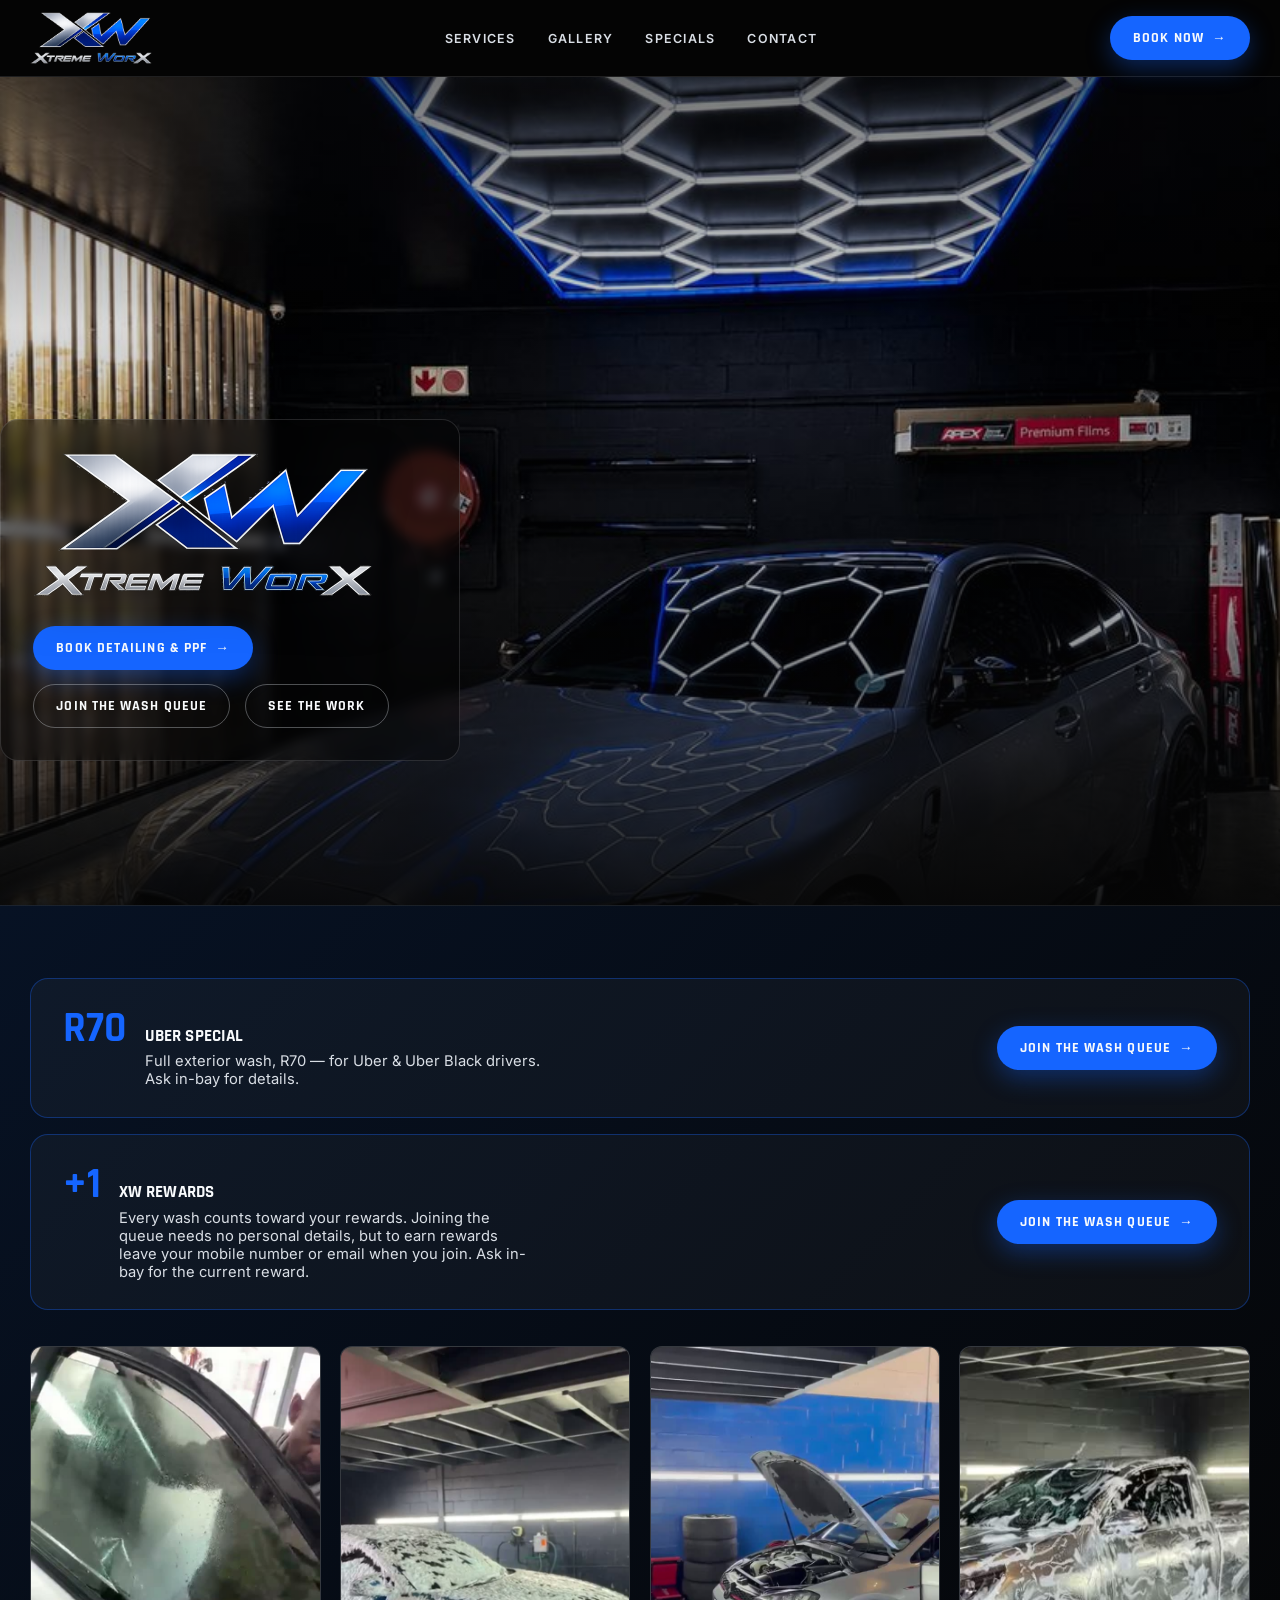
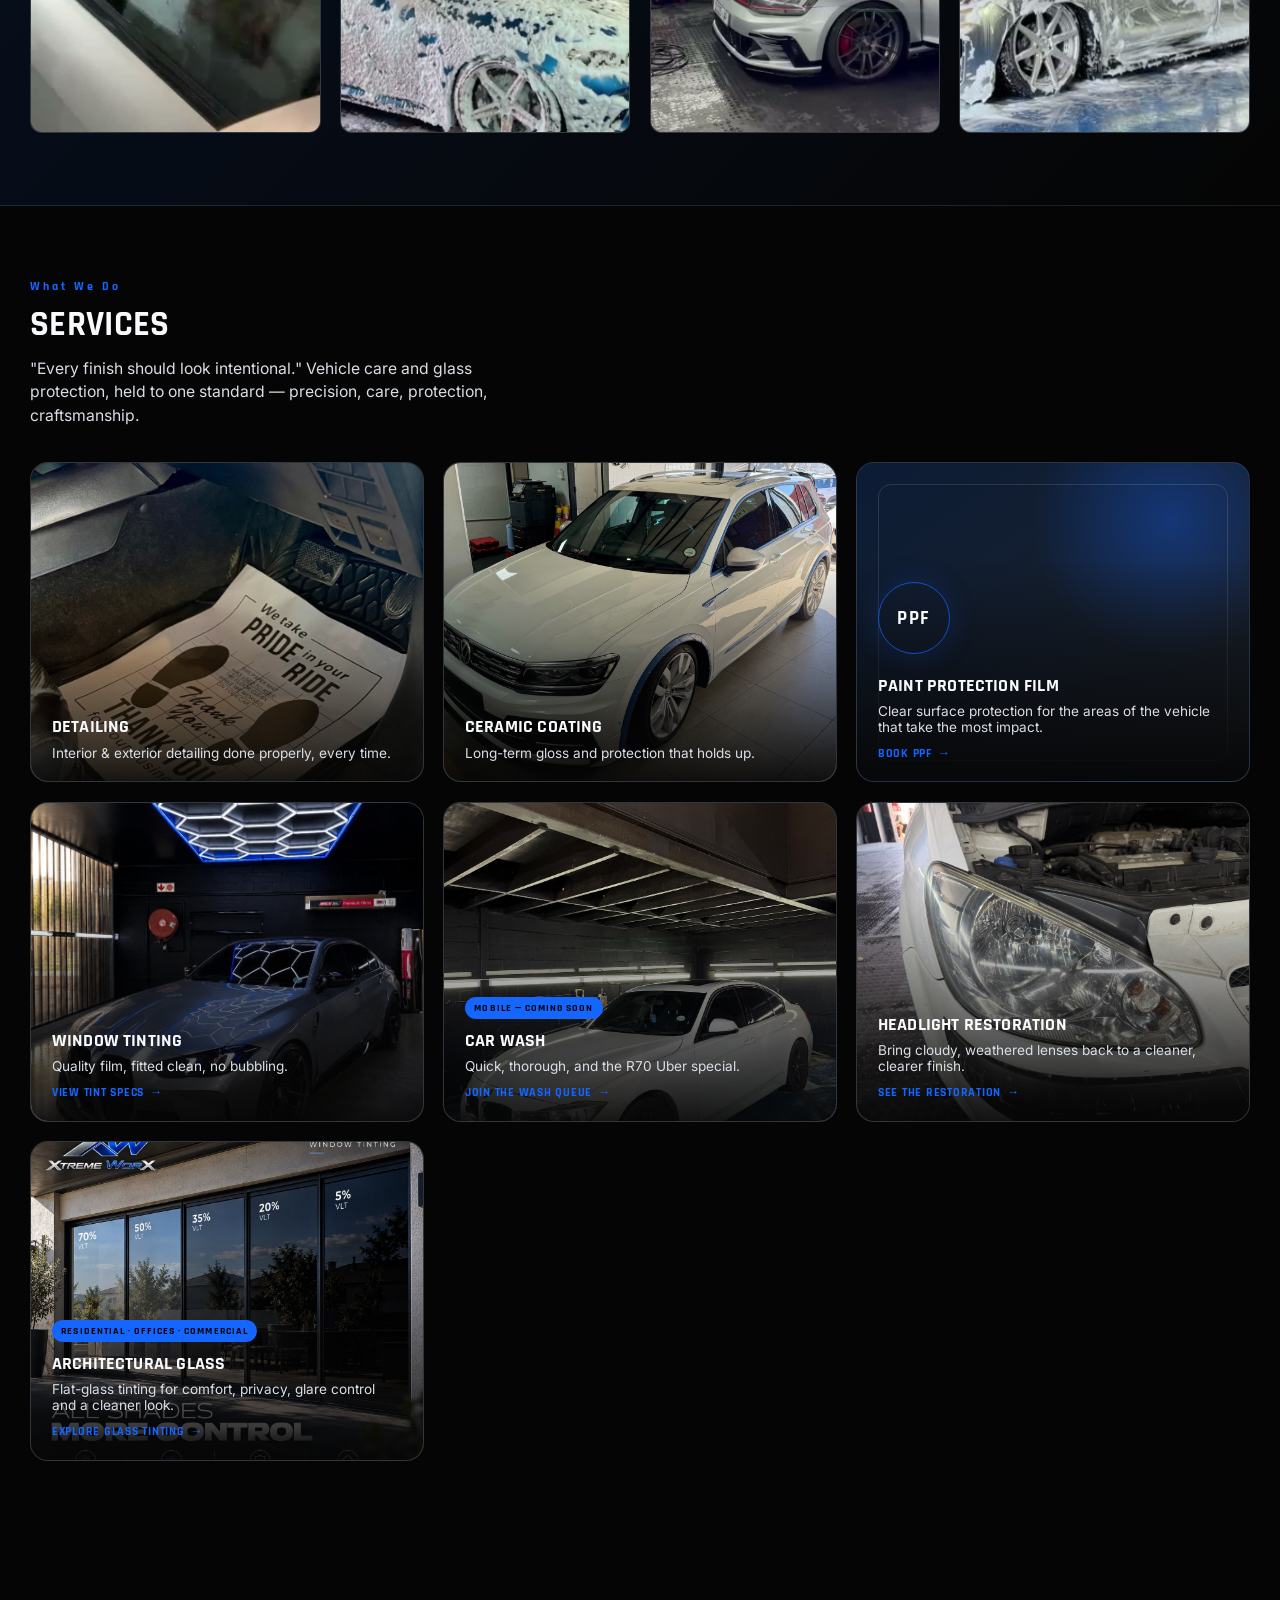
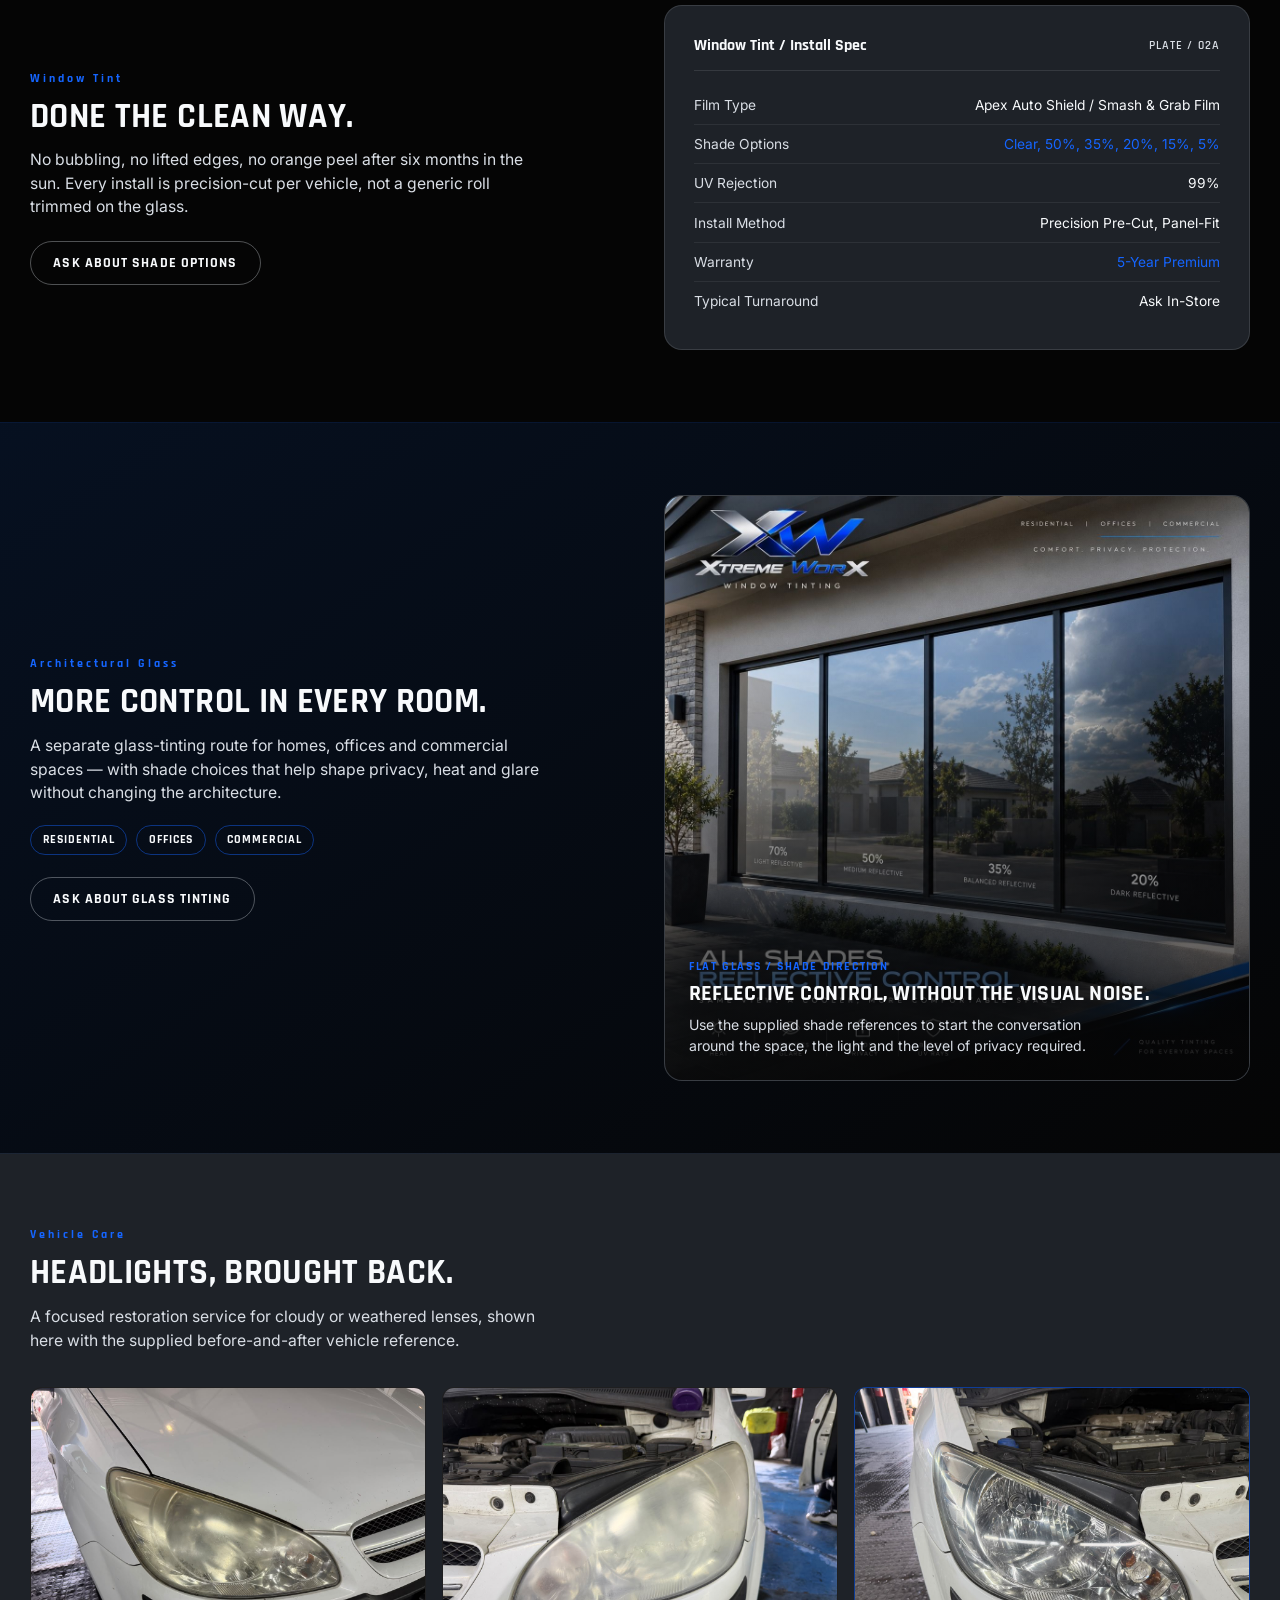
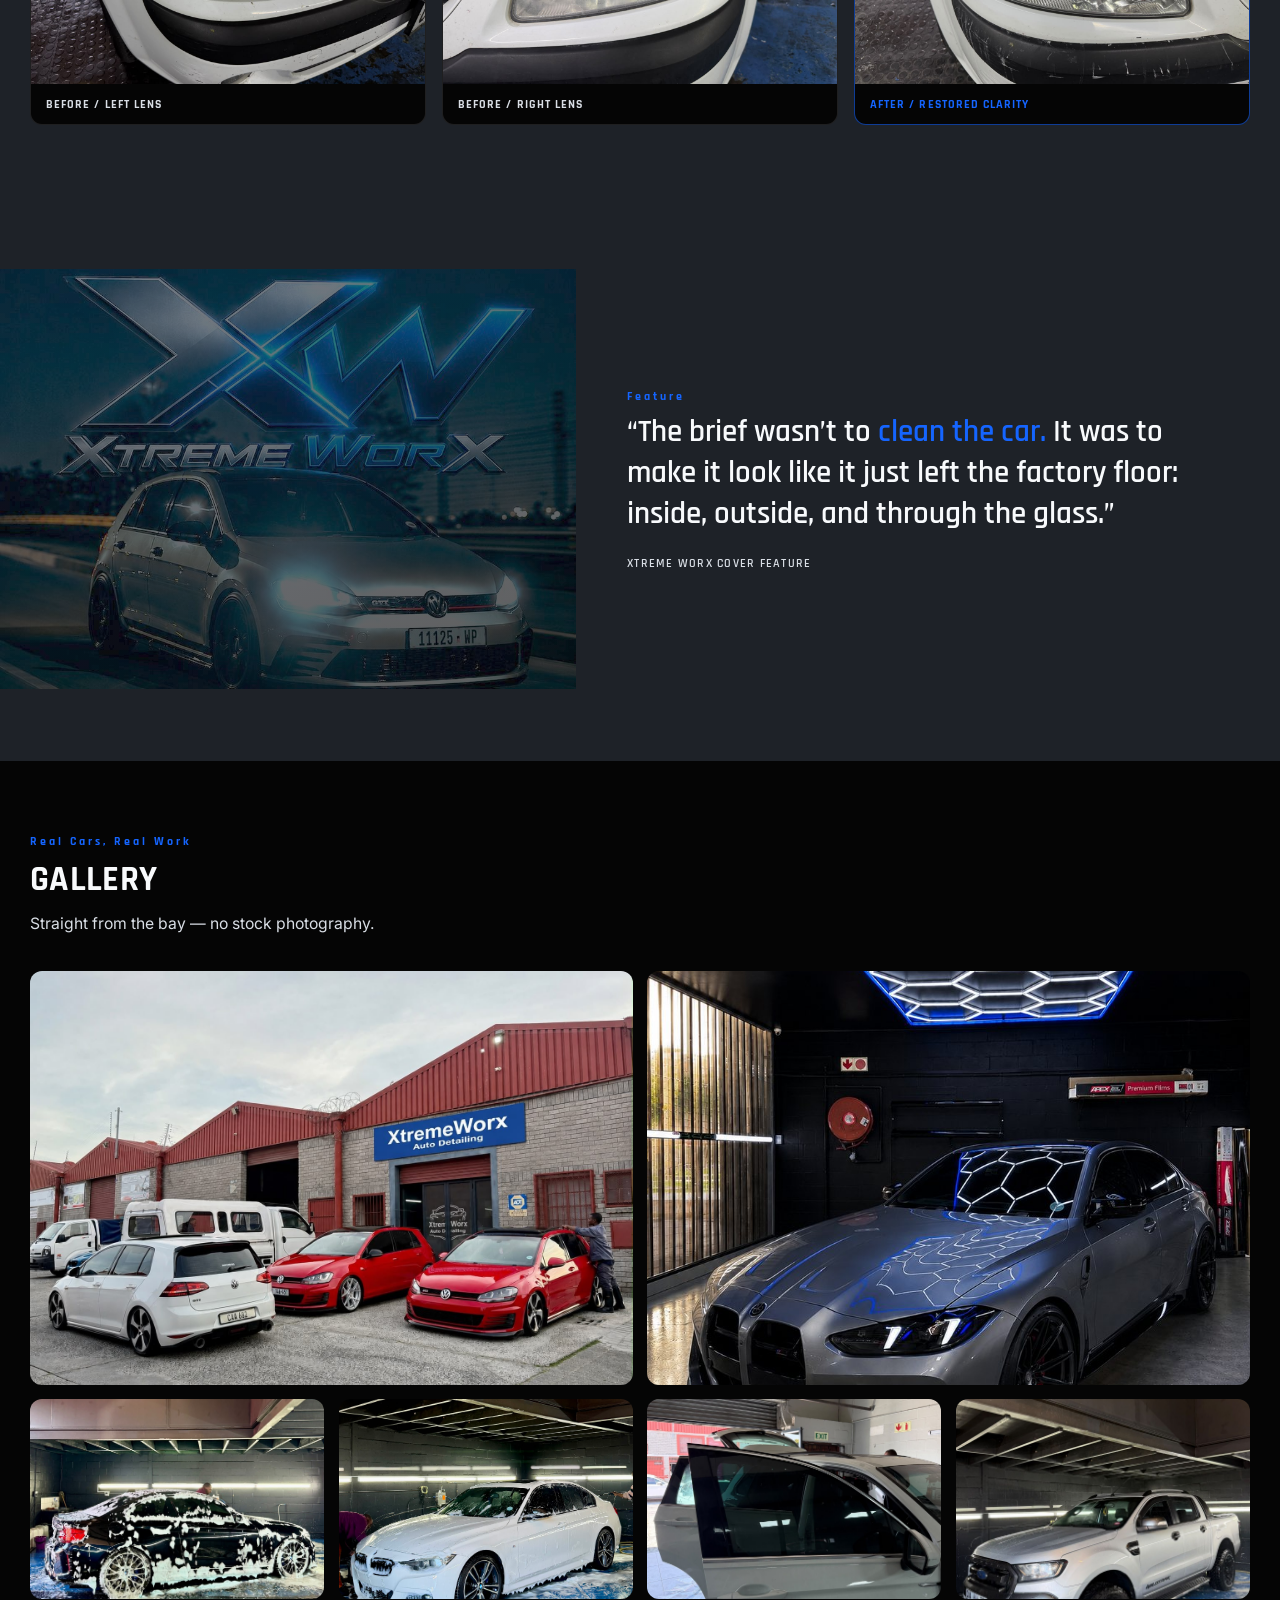
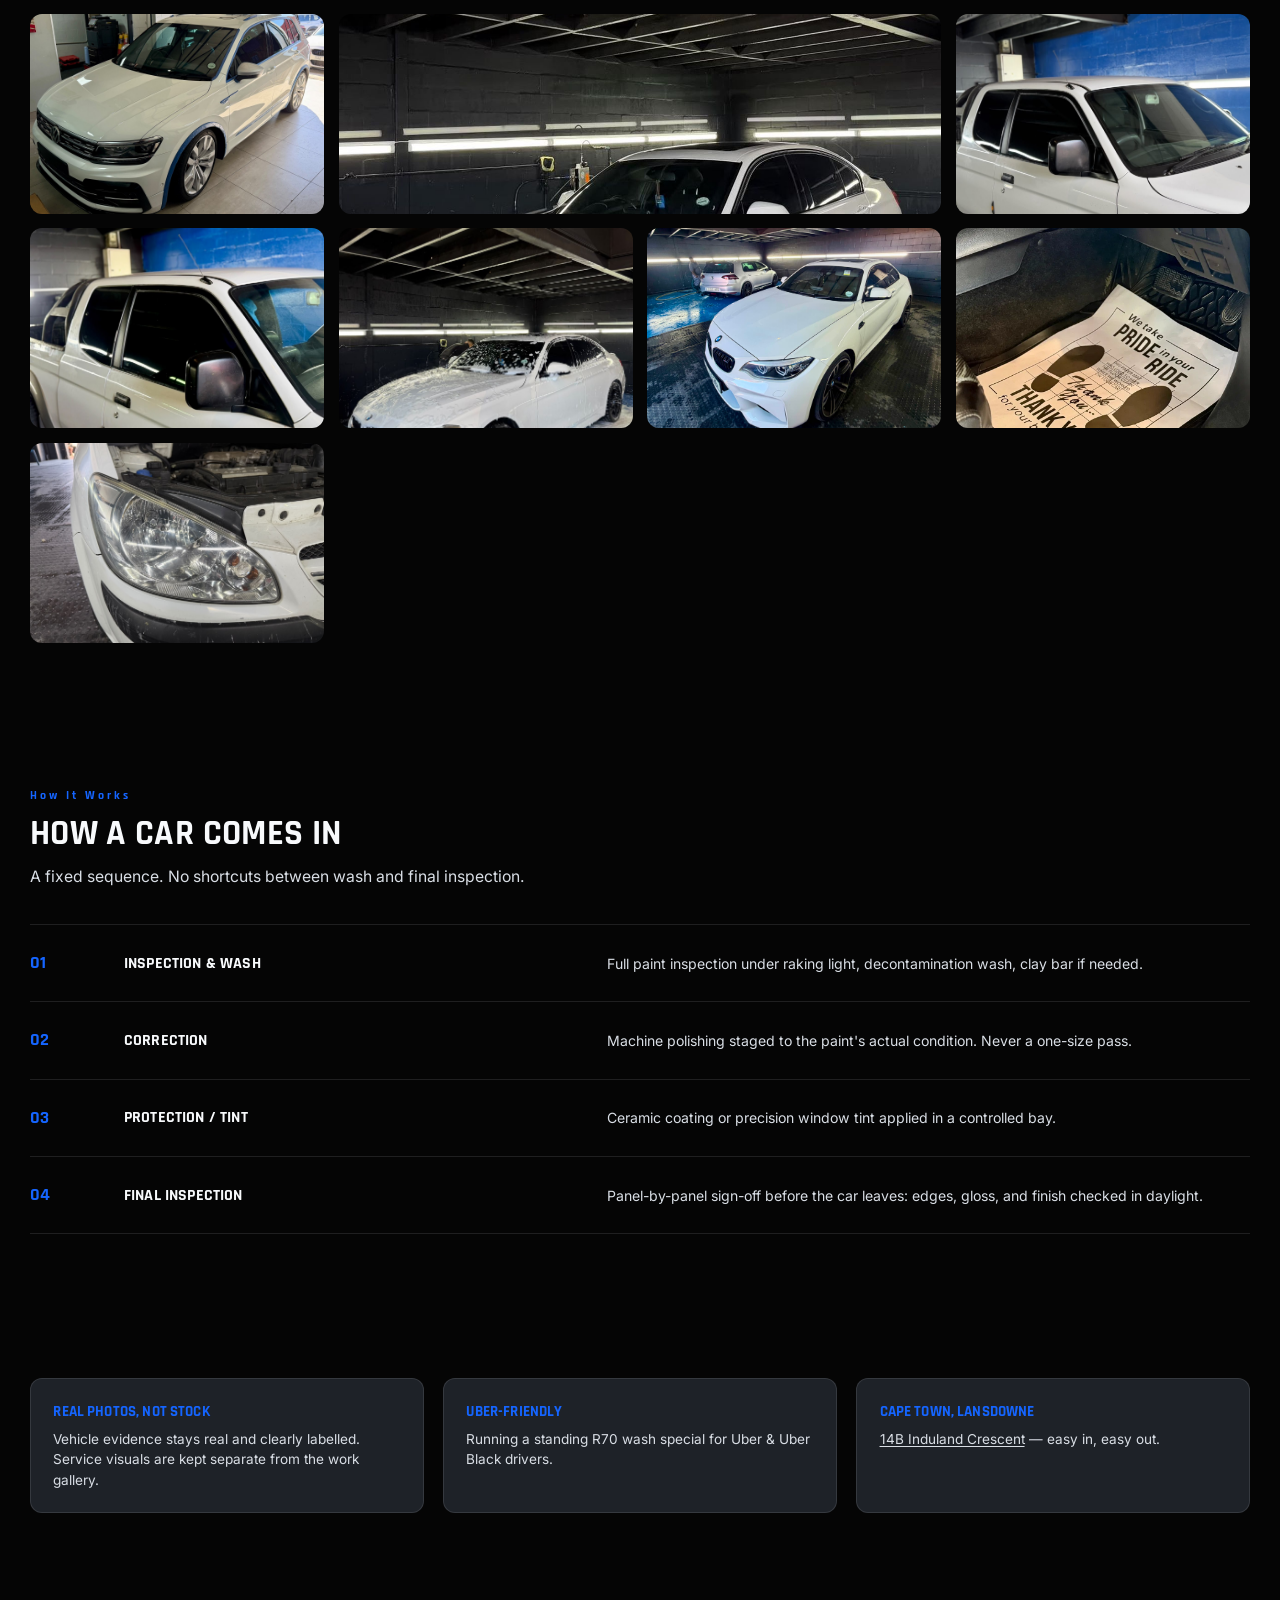
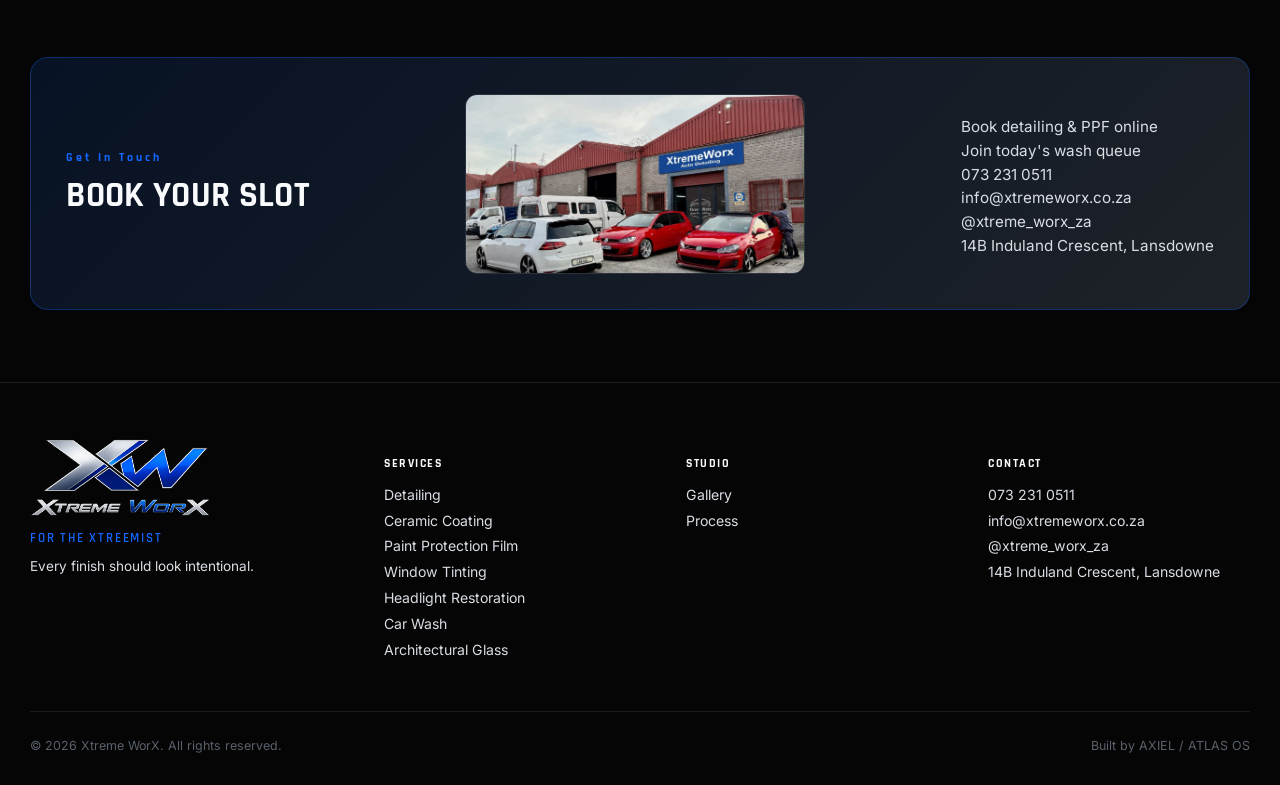
<file: index.html>
<!doctype html>
<html lang="en">
<head>
<meta charset="UTF-8" />
<meta name="viewport" content="width=device-width, initial-scale=1" />
<title>Car Wash &amp; Detailing in Lansdowne, Cape Town | Xtreme WorX</title>
<meta name="description" content="Xtreme WorX — premium detailing, ceramic coating, PPF, headlight restoration, vehicle tinting and architectural glass tinting in Lansdowne, Cape Town. For The Xtreemist." />
<link rel="icon" href="./favicon.ico" sizes="any" />
<link rel="icon" href="./assets/favicon-32.png" type="image/png" sizes="32x32" />
<link rel="icon" href="./assets/favicon-16.png" type="image/png" sizes="16x16" />
<link rel="apple-touch-icon" href="./assets/apple-touch-icon.png" />
<meta property="og:title" content="Xtreme WorX — For The Xtreemist" />
<meta property="og:description" content="Premium vehicle care, PPF, headlight restoration, vehicle tinting and architectural glass tinting in Lansdowne, Cape Town." />
<meta property="og:image" content="/assets/og-image.jpg" />
<meta property="og:type" content="website" />
<meta property="og:url" content="https://xtremeworx.co.za/" />
<meta name="twitter:card" content="summary_large_image" />
<meta name="twitter:title" content="Xtreme WorX — For The Xtreemist" />
<meta name="twitter:description" content="Premium vehicle care, PPF, headlight restoration, vehicle tinting and architectural glass tinting in Lansdowne, Cape Town." />
<meta name="twitter:image" content="/assets/og-image.jpg" />
<link rel="canonical" href="https://xtremeworx.co.za/" />
<script type="application/ld+json">
{
  "@context": "https://schema.org",
  "@type": "AutomotiveBusiness",
  "name": "Xtreme WorX",
  "slogan": "For The Xtreemist",
  "url": "https://xtremeworx.co.za/",
  "image": "https://xtremeworx.co.za/assets/og-image.jpg",
  "email": "info@xtremeworx.co.za",
  "telephone": "+27732310511",
  "address": {
    "@type": "PostalAddress",
    "streetAddress": "14B Induland Crescent",
    "addressLocality": "Lansdowne",
    "addressRegion": "Western Cape",
    "addressCountry": "ZA"
  },
  "sameAs": ["https://instagram.com/xtreme_worx_za"],
  "priceRange": "R60 - R500",
  "openingHoursSpecification": [
    {
      "@type": "OpeningHoursSpecification",
      "dayOfWeek": ["Monday", "Tuesday", "Wednesday", "Thursday", "Friday"],
      "opens": "08:00",
      "closes": "17:00"
    },
    {
      "@type": "OpeningHoursSpecification",
      "dayOfWeek": ["Saturday", "Sunday"],
      "opens": "08:00",
      "closes": "15:00"
    }
  ],
  "makesOffer": [
    { "@type": "Offer", "itemOffered": { "@type": "Service", "name": "Detailing" } },
    { "@type": "Offer", "itemOffered": { "@type": "Service", "name": "Ceramic Coating" } },
    { "@type": "Offer", "itemOffered": { "@type": "Service", "name": "Paint Protection Film" } },
    { "@type": "Offer", "itemOffered": { "@type": "Service", "name": "Window Tinting" } },
    { "@type": "Offer", "itemOffered": { "@type": "Service", "name": "Headlight Restoration" } },
    { "@type": "Offer", "itemOffered": { "@type": "Service", "name": "Car Wash" } },
    { "@type": "Offer", "itemOffered": { "@type": "Service", "name": "Architectural Glass Tinting" } }
  ]
}
</script>
<link rel="preload" href="./assets/fonts/inter-latin.woff2" as="font" type="font/woff2" crossorigin />
<link rel="preload" href="./assets/fonts/rajdhani-700-latin.woff2" as="font" type="font/woff2" crossorigin />
<link rel="stylesheet" href="./style.css" />
</head>
<body>

<header class="site-header" id="siteHeader">
  <div class="wrap nav-shell">
    <a class="brand" href="#top">
      <img class="brand-mark" src="./assets/xw-logo-secondary.png" srcset="./assets/xw-logo-secondary-680.png 680w, ./assets/xw-logo-secondary.png 1000w" sizes="180px" alt="Xtreme WorX" />
    </a>
    <nav class="nav-links">
      <a href="#services">Services</a>
      <a href="#gallery">Gallery</a>
      <a href="#specials">Specials</a>
      <a href="#contact">Contact</a>
    </nav>
    <div class="nav-actions">
      <a class="btn btn-primary" href="https://book.xtremeworx.co.za/book">Book Now <span class="btn-arrow">→</span></a>
      <button class="nav-toggle" id="navToggle" aria-label="Open menu" aria-expanded="false">☰</button>
    </div>
  </div>
</header>

<nav class="mobile-nav" id="mobileNav">
  <a href="#services">Services</a>
  <a href="#gallery">Gallery</a>
  <a href="#specials">Specials</a>
  <a href="#contact">Contact</a>
  <a href="https://book.xtremeworx.co.za/book">Book Detailing &amp; PPF →</a>
  <a href="https://book.xtremeworx.co.za/queue">Join The Wash Queue →</a>
</nav>

<main id="top">

  <section class="hero">
    <div class="hero-media">
      <img src="./assets/gallery/xw-detail-m4-grey-tint.jpg" alt="BMW M4 under studio lighting at Xtreme WorX, Lansdowne" fetchpriority="high" />
    </div>
    <div class="hero-scrim"></div>
    <div class="hero-content wrap">
      <div class="hero-panel">
        <h1 class="hero-logo-mark">
          <span class="sr-only">Xtreme WorX — Premium Detailing, Ceramic Coating, Window Tinting &amp; Car Wash in Lansdowne, Cape Town</span>
          <img src="./assets/xw-logo-secondary.png" srcset="./assets/xw-logo-secondary-680.png 680w, ./assets/xw-logo-secondary.png 1000w" sizes="340px" alt="Xtreme WorX — For The Xtreemist" />
        </h1>
        <div class="hero-cta">
          <a class="btn btn-primary" href="https://book.xtremeworx.co.za/book">Book Detailing &amp; PPF <span class="btn-arrow">→</span></a>
          <a class="btn btn-ghost" href="https://book.xtremeworx.co.za/queue">Join The Wash Queue</a>
          <a class="btn btn-ghost" href="#gallery">See The Work</a>
        </div>
      </div>
    </div>
  </section>

  <section class="specials" id="specials">
    <div class="wrap">
      <div class="special-card">
        <div class="special-text">
          <div class="special-price">R70</div>
          <div class="special-copy">
            <h3>Uber Special</h3>
            <p>Full exterior wash, R70 — for Uber &amp; Uber Black drivers. Ask in-bay for details.</p>
          </div>
        </div>
        <a class="btn btn-primary" href="https://book.xtremeworx.co.za/queue">Join The Wash Queue <span class="btn-arrow">→</span></a>
      </div>

      <div class="special-card">
        <div class="special-text">
          <div class="special-price">+1</div>
          <div class="special-copy">
            <h3>XW Rewards</h3>
            <p>Every wash counts toward your rewards. Joining the queue needs no personal details, but to earn rewards leave your mobile number or email when you join. Ask in-bay for the current reward.</p>
          </div>
        </div>
        <a class="btn btn-primary" href="https://book.xtremeworx.co.za/queue">Join The Wash Queue <span class="btn-arrow">→</span></a>
      </div>

      <div class="reels">
        <div class="reel-card">
          <video src="./assets/gallery/carwash/video/xw-bay-reel-vertical.mp4" poster="./assets/gallery/carwash/video/poster-xw-bay-reel-vertical.jpg" data-lazy-video preload="none" muted loop playsinline></video>
        </div>
        <div class="reel-card">
          <video src="./assets/gallery/carwash/video/xw-bay-reel-shop.mp4" poster="./assets/gallery/carwash/video/poster-xw-bay-reel-shop.jpg" data-lazy-video preload="none" muted loop playsinline></video>
        </div>
        <div class="reel-card">
          <video src="./assets/gallery/carwash/video/xw-carwash-reel-gti.mp4" poster="./assets/gallery/carwash/video/poster-xw-carwash-reel-gti.jpg" data-lazy-video preload="none" muted loop playsinline></video>
        </div>
        <div class="reel-card">
          <video src="./assets/gallery/carwash/video/xw-carwash-hero-loop.mp4" poster="./assets/gallery/carwash/video/poster-xw-carwash-hero-loop.jpg" data-lazy-video preload="none" muted loop playsinline></video>
        </div>
      </div>
    </div>
  </section>

  <section id="services">
    <div class="wrap">
      <div class="section-head">
        <div>
          <div class="section-kicker">What We Do</div>
          <h2 class="section-title">Services</h2>
          <p class="section-sub">"Every finish should look intentional." Vehicle care and glass protection, held to one standard — precision, care, protection, craftsmanship.</p>
        </div>
      </div>
      <div class="services-grid">
        <article class="service-card">
          <img src="./assets/gallery/xw-detail-interior-thankyou.jpg" alt="Detailed interior with Xtreme WorX thank-you mat" loading="lazy" />
          <div class="service-body">
            <h3>Detailing</h3>
            <p>Interior &amp; exterior detailing done properly, every time.</p>
          </div>
        </article>
        <article class="service-card">
          <img src="./assets/gallery/xw-detail-tiguan-ceramic.jpg" alt="VW Tiguan finished with ceramic coating" loading="lazy" />
          <div class="service-body">
            <h3>Ceramic Coating</h3>
            <p>Long-term gloss and protection that holds up.</p>
          </div>
        </article>
        <article class="service-card service-card--text">
          <div class="service-body">
            <div class="service-text-mark" aria-hidden="true">PPF</div>
            <h3>Paint Protection Film</h3>
            <p>Clear surface protection for the areas of the vehicle that take the most impact.</p>
            <a class="service-link" href="https://book.xtremeworx.co.za/book">Book PPF <span class="btn-arrow">→</span></a>
          </div>
        </article>
        <article class="service-card">
          <img src="./assets/gallery/xw-detail-m4-grey-tint.jpg" alt="BMW M4 window tinting work" loading="lazy" />
          <div class="service-body">
            <h3>Window Tinting</h3>
            <p>Quality film, fitted clean, no bubbling.</p>
            <a class="service-link" href="#tint">View Tint Specs <span class="btn-arrow">→</span></a>
          </div>
        </article>
        <article class="service-card">
          <img src="./assets/gallery/carwash/xw-carwash-uber-bmw3-clean.jpg" alt="Freshly washed BMW 3 Series" loading="lazy" />
          <div class="service-body">
            <span class="service-badge">Mobile — Coming Soon</span>
            <h3>Car Wash</h3>
            <p>Quick, thorough, and the R70 Uber special.</p>
            <a class="service-link" href="https://book.xtremeworx.co.za/queue">Join The Wash Queue <span class="btn-arrow">→</span></a>
          </div>
        </article>
        <article class="service-card">
          <img src="./assets/services/xw-headlight-after.jpeg" alt="Restored clear headlight on a white vehicle" loading="lazy" />
          <div class="service-body">
            <h3>Headlight Restoration</h3>
            <p>Bring cloudy, weathered lenses back to a cleaner, clearer finish.</p>
            <a class="service-link" href="#headlights">See The Restoration <span class="btn-arrow">→</span></a>
          </div>
        </article>
        <article class="service-card">
          <img src="./assets/services/xw-flat-glass-residential.jpeg" alt="Residential windows shown with graduated tint shades" loading="lazy" />
          <div class="service-body">
            <span class="service-badge">Residential · Offices · Commercial</span>
            <h3>Architectural Glass</h3>
            <p>Flat-glass tinting for comfort, privacy, glare control and a cleaner look.</p>
            <a class="service-link" href="#glass-tint">Explore Glass Tinting <span class="btn-arrow">→</span></a>
          </div>
        </article>
      </div>
    </div>
  </section>

  <section id="tint">
    <div class="wrap spec-section">
      <div class="spec-copy">
        <div class="section-kicker">Window Tint</div>
        <h2 class="section-title">Done The Clean Way.</h2>
        <p class="section-sub">No bubbling, no lifted edges, no orange peel after six months in the sun. Every install is precision-cut per vehicle, not a generic roll trimmed on the glass.</p>
        <a class="btn btn-ghost" href="mailto:info@xtremeworx.co.za?subject=Window%20Tint%20Shade%20Options">Ask About Shade Options</a>
      </div>
      <div class="spec-plate">
        <div class="spec-plate-head">
          <span class="spec-plate-title">Window Tint / Install Spec</span>
          <span class="spec-plate-code">PLATE / 02A</span>
        </div>
        <div class="spec-row"><span class="spec-label">Film Type</span><span class="spec-value">Apex Auto Shield / Smash &amp; Grab Film</span></div>
        <div class="spec-row"><span class="spec-label">Shade Options</span><span class="spec-value hot">Clear, 50%, 35%, 20%, 15%, 5%</span></div>
        <div class="spec-row"><span class="spec-label">UV Rejection</span><span class="spec-value">99%</span></div>
        <div class="spec-row"><span class="spec-label">Install Method</span><span class="spec-value">Precision Pre-Cut, Panel-Fit</span></div>
        <div class="spec-row"><span class="spec-label">Warranty</span><span class="spec-value hot">5-Year Premium</span></div>
        <div class="spec-row"><span class="spec-label">Typical Turnaround</span><span class="spec-value">Ask In-Store</span></div>
      </div>
    </div>
  </section>

  <section id="glass-tint" class="glass-section">
    <div class="wrap spec-section">
      <div class="spec-copy">
        <div class="section-kicker">Architectural Glass</div>
        <h2 class="section-title">More Control In Every Room.</h2>
        <p class="section-sub">A separate glass-tinting route for homes, offices and commercial spaces — with shade choices that help shape privacy, heat and glare without changing the architecture.</p>
        <div class="glass-audience-list" aria-label="Architectural glass tinting applications">
          <span>Residential</span>
          <span>Offices</span>
          <span>Commercial</span>
        </div>
        <a class="btn btn-ghost" href="mailto:info@xtremeworx.co.za?subject=Architectural%20Glass%20Tinting%20Enquiry">Ask About Glass Tinting</a>
      </div>
      <div class="glass-panel">
        <img src="./assets/services/xw-flat-glass-office-commercial.jpeg" alt="Office and commercial flat-glass tinting example" loading="lazy" />
        <div class="glass-panel-copy">
          <div class="glass-panel-label">Flat Glass / Shade Direction</div>
          <h3>Reflective control, without the visual noise.</h3>
          <p>Use the supplied shade references to start the conversation around the space, the light and the level of privacy required.</p>
        </div>
      </div>
    </div>
  </section>

  <section id="headlights" class="headlight-section">
    <div class="wrap">
      <div class="section-head">
        <div>
          <div class="section-kicker">Vehicle Care</div>
          <h2 class="section-title">Headlights, Brought Back.</h2>
          <p class="section-sub">A focused restoration service for cloudy or weathered lenses, shown here with the supplied before-and-after vehicle reference.</p>
        </div>
      </div>
      <div class="headlight-grid">
        <figure class="headlight-shot"><img src="./assets/services/xw-headlight-before-left.jpeg" alt="Cloudy headlight before restoration, left side" loading="lazy" /><figcaption>Before / left lens</figcaption></figure>
        <figure class="headlight-shot"><img src="./assets/services/xw-headlight-before-right.jpeg" alt="Cloudy headlight before restoration, right side" loading="lazy" /><figcaption>Before / right lens</figcaption></figure>
        <figure class="headlight-shot is-after"><img src="./assets/services/xw-headlight-after.jpeg" alt="Clear headlight after restoration" loading="lazy" /><figcaption>After / restored clarity</figcaption></figure>
      </div>
    </div>
  </section>

  <section class="editorial">
    <div class="editorial-media" style="background-image:url('/assets/campaigns/xw-campaign-gti.jpg')" role="img" aria-label="Xtreme WorX cover feature: VW Golf GTI at night"></div>
    <div class="editorial-copy">
      <div class="section-kicker">Feature</div>
      <p class="pull-quote">&ldquo;The brief wasn&rsquo;t to <span class="mark">clean the car.</span> It was to make it look like it just left the factory floor: inside, outside, and through the glass.&rdquo;</p>
      <p class="attribution">Xtreme WorX Cover Feature</p>
    </div>
  </section>

  <section id="gallery">
    <div class="wrap">
      <div class="section-head">
        <div>
          <div class="section-kicker">Real Cars, Real Work</div>
          <h2 class="section-title">Gallery</h2>
          <p class="section-sub">Straight from the bay — no stock photography.</p>
        </div>
      </div>
      <div class="gallery-grid">
        <a class="wide tall" href="./assets/gallery/xw-shop-exterior.jpg" target="_blank" rel="noopener noreferrer">
          <img src="./assets/gallery/xw-shop-exterior.jpg" alt="Xtreme WorX shopfront at 14B Induland Crescent, Lansdowne" loading="lazy" />
        </a>
        <a class="wide tall" href="./assets/gallery/xw-detail-m4-grey-tint.jpg" target="_blank" rel="noopener noreferrer">
          <img src="./assets/gallery/xw-detail-m4-grey-tint.jpg" alt="BMW M4 under studio lighting" loading="lazy" />
        </a>
        <a href="./assets/gallery/xw-wash-bmw-coupe-foam.jpg" target="_blank" rel="noopener noreferrer">
          <img src="./assets/gallery/xw-wash-bmw-coupe-foam.jpg" alt="Black BMW coupe in the wash bay" loading="lazy" />
        </a>
        <a href="./assets/gallery/carwash/xw-carwash-uber-bmw5-foam.jpg" target="_blank" rel="noopener noreferrer">
          <img src="./assets/gallery/carwash/xw-carwash-uber-bmw5-foam.jpg" alt="BMW 5 Series covered in foam" loading="lazy" />
        </a>
        <a href="./assets/gallery/xw-tint-suv-bay.jpg" target="_blank" rel="noopener noreferrer">
          <img src="./assets/gallery/xw-tint-suv-bay.jpg" alt="Window tint install on an SUV in the bay" loading="lazy" />
        </a>
        <a href="./assets/gallery/carwash/xw-carwash-uber-bmw3-foam.jpg" target="_blank" rel="noopener noreferrer">
          <img src="./assets/gallery/carwash/xw-carwash-uber-bmw3-foam.jpg" alt="BMW 3 Series covered in foam" loading="lazy" />
        </a>
        <a href="./assets/gallery/xw-detail-tiguan-ceramic.jpg" target="_blank" rel="noopener noreferrer">
          <img src="./assets/gallery/xw-detail-tiguan-ceramic.jpg" alt="VW Tiguan after ceramic coating" loading="lazy" />
        </a>
        <a class="wide" href="./assets/gallery/carwash/xw-carwash-uber-bmw3-clean-2.jpg" target="_blank" rel="noopener noreferrer">
          <img src="./assets/gallery/carwash/xw-carwash-uber-bmw3-clean-2.jpg" alt="Clean BMW 3 Series after wash" loading="lazy" />
        </a>
        <a href="./assets/gallery/xw-tint-bakkie-front.jpg" target="_blank" rel="noopener noreferrer">
          <img src="./assets/gallery/xw-tint-bakkie-front.jpg" alt="Bakkie window tint finished in the bay" loading="lazy" />
        </a>
        <a href="./assets/gallery/xw-tint-bakkie-side.jpg" target="_blank" rel="noopener noreferrer">
          <img src="./assets/gallery/xw-tint-bakkie-side.jpg" alt="Bakkie window tint, side view" loading="lazy" />
        </a>
        <a href="./assets/gallery/carwash/xw-carwash-general-ranger.jpg" target="_blank" rel="noopener noreferrer">
          <img src="./assets/gallery/carwash/xw-carwash-general-ranger.jpg" alt="Ford Ranger Wildtrak after wash" loading="lazy" />
        </a>
        <a href="./assets/gallery/carwash/xw-carwash-general-m2-golf.jpg" target="_blank" rel="noopener noreferrer">
          <img src="./assets/gallery/carwash/xw-carwash-general-m2-golf.jpg" alt="BMW M2 and VW Golf GTI after wash" loading="lazy" />
        </a>
        <a href="./assets/gallery/xw-detail-interior-thankyou.jpg" target="_blank" rel="noopener noreferrer">
          <img src="./assets/gallery/xw-detail-interior-thankyou.jpg" alt="Detailed interior with thank you floor mat" loading="lazy" />
        </a>
        <a href="./assets/services/xw-headlight-after.jpeg" target="_blank" rel="noopener noreferrer">
          <img src="./assets/services/xw-headlight-after.jpeg" alt="Restored clear headlight" loading="lazy" />
        </a>
      </div>
    </div>
  </section>

  <section id="process">
    <div class="wrap">
      <div class="section-head">
        <div>
          <div class="section-kicker">How It Works</div>
          <h2 class="section-title">How A Car Comes In</h2>
          <p class="section-sub">A fixed sequence. No shortcuts between wash and final inspection.</p>
        </div>
      </div>
      <div class="process-list">
        <div class="process-item">
          <span class="process-num">01</span>
          <h3>Inspection &amp; Wash</h3>
          <p>Full paint inspection under raking light, decontamination wash, clay bar if needed.</p>
        </div>
        <div class="process-item">
          <span class="process-num">02</span>
          <h3>Correction</h3>
          <p>Machine polishing staged to the paint's actual condition. Never a one-size pass.</p>
        </div>
        <div class="process-item">
          <span class="process-num">03</span>
          <h3>Protection / Tint</h3>
          <p>Ceramic coating or precision window tint applied in a controlled bay.</p>
        </div>
        <div class="process-item">
          <span class="process-num">04</span>
          <h3>Final Inspection</h3>
          <p>Panel-by-panel sign-off before the car leaves: edges, gloss, and finish checked in daylight.</p>
        </div>
      </div>
    </div>
  </section>

  <section>
    <div class="wrap">
      <div class="trust-strip">
        <div class="trust-item">
          <h3>Real Photos, Not Stock</h3>
          <p>Vehicle evidence stays real and clearly labelled. Service visuals are kept separate from the work gallery.</p>
        </div>
        <div class="trust-item">
          <h3>Uber-Friendly</h3>
          <p>Running a standing R70 wash special for Uber &amp; Uber Black drivers.</p>
        </div>
        <div class="trust-item">
          <h3>Cape Town, Lansdowne</h3>
          <p><a href="https://www.google.com/maps/search/?api=1&amp;query=14B+Induland+Crescent+Lansdowne" target="_blank" rel="noopener noreferrer">14B Induland Crescent</a> — easy in, easy out.</p>
        </div>
      </div>
    </div>
  </section>

  <section id="contact">
    <div class="wrap">
      <div class="contact-card">
        <div>
          <div class="section-kicker">Get In Touch</div>
          <h2 class="section-title">Book Your Slot</h2>
        </div>
        <img class="contact-shop" src="./assets/gallery/xw-shop-exterior.jpg" alt="Xtreme WorX Auto Detailing shopfront, Lansdowne" loading="lazy" />
        <div class="contact-details">
          <a href="https://book.xtremeworx.co.za/book">Book detailing &amp; PPF online</a>
          <a href="https://book.xtremeworx.co.za/queue">Join today's wash queue</a>
          <a href="tel:+27732310511">073 231 0511</a>
          <a href="mailto:info@xtremeworx.co.za">info@xtremeworx.co.za</a>
          <a href="https://instagram.com/xtreme_worx_za" target="_blank" rel="noopener noreferrer">@xtreme_worx_za</a>
          <a href="https://www.google.com/maps/search/?api=1&amp;query=14B+Induland+Crescent+Lansdowne" target="_blank" rel="noopener noreferrer">14B Induland Crescent, Lansdowne</a>
        </div>
      </div>
    </div>
  </section>

</main>

<footer class="site-footer">
  <div class="wrap footer-grid">
    <div>
      <img class="footer-brand-mark" src="./assets/xw-logo-secondary.png" srcset="./assets/xw-logo-secondary-680.png 680w, ./assets/xw-logo-secondary.png 1000w" sizes="180px" alt="Xtreme WorX" />
      <div class="footer-tagline">For The Xtreemist</div>
      <p class="footer-promise">Every finish should look intentional.</p>
    </div>
    <div class="footer-col">
      <h4>Services</h4>
      <a href="#services">Detailing</a>
      <a href="#services">Ceramic Coating</a>
      <a href="#services">Paint Protection Film</a>
      <a href="#tint">Window Tinting</a>
      <a href="#headlights">Headlight Restoration</a>
      <a href="#services">Car Wash</a>
      <a href="#glass-tint">Architectural Glass</a>
    </div>
    <div class="footer-col">
      <h4>Studio</h4>
      <a href="#gallery">Gallery</a>
      <a href="#process">Process</a>
    </div>
    <div class="footer-col">
      <h4>Contact</h4>
      <a href="tel:+27732310511">073 231 0511</a>
      <a href="mailto:info@xtremeworx.co.za">info@xtremeworx.co.za</a>
      <a href="https://instagram.com/xtreme_worx_za" target="_blank" rel="noopener noreferrer">@xtreme_worx_za</a>
      <a href="https://www.google.com/maps/search/?api=1&amp;query=14B+Induland+Crescent+Lansdowne" target="_blank" rel="noopener noreferrer">14B Induland Crescent, Lansdowne</a>
    </div>
  </div>
  <div class="wrap footer-bottom">
    <span>&copy; <span id="year"></span> Xtreme WorX. All rights reserved.</span>
    <span>Built by AXIEL / ATLAS OS</span>
  </div>
</footer>

<script src="./assets/site.js"></script>
<script src="./assets/analytics.js" defer></script>
</body>
</html>
</file>
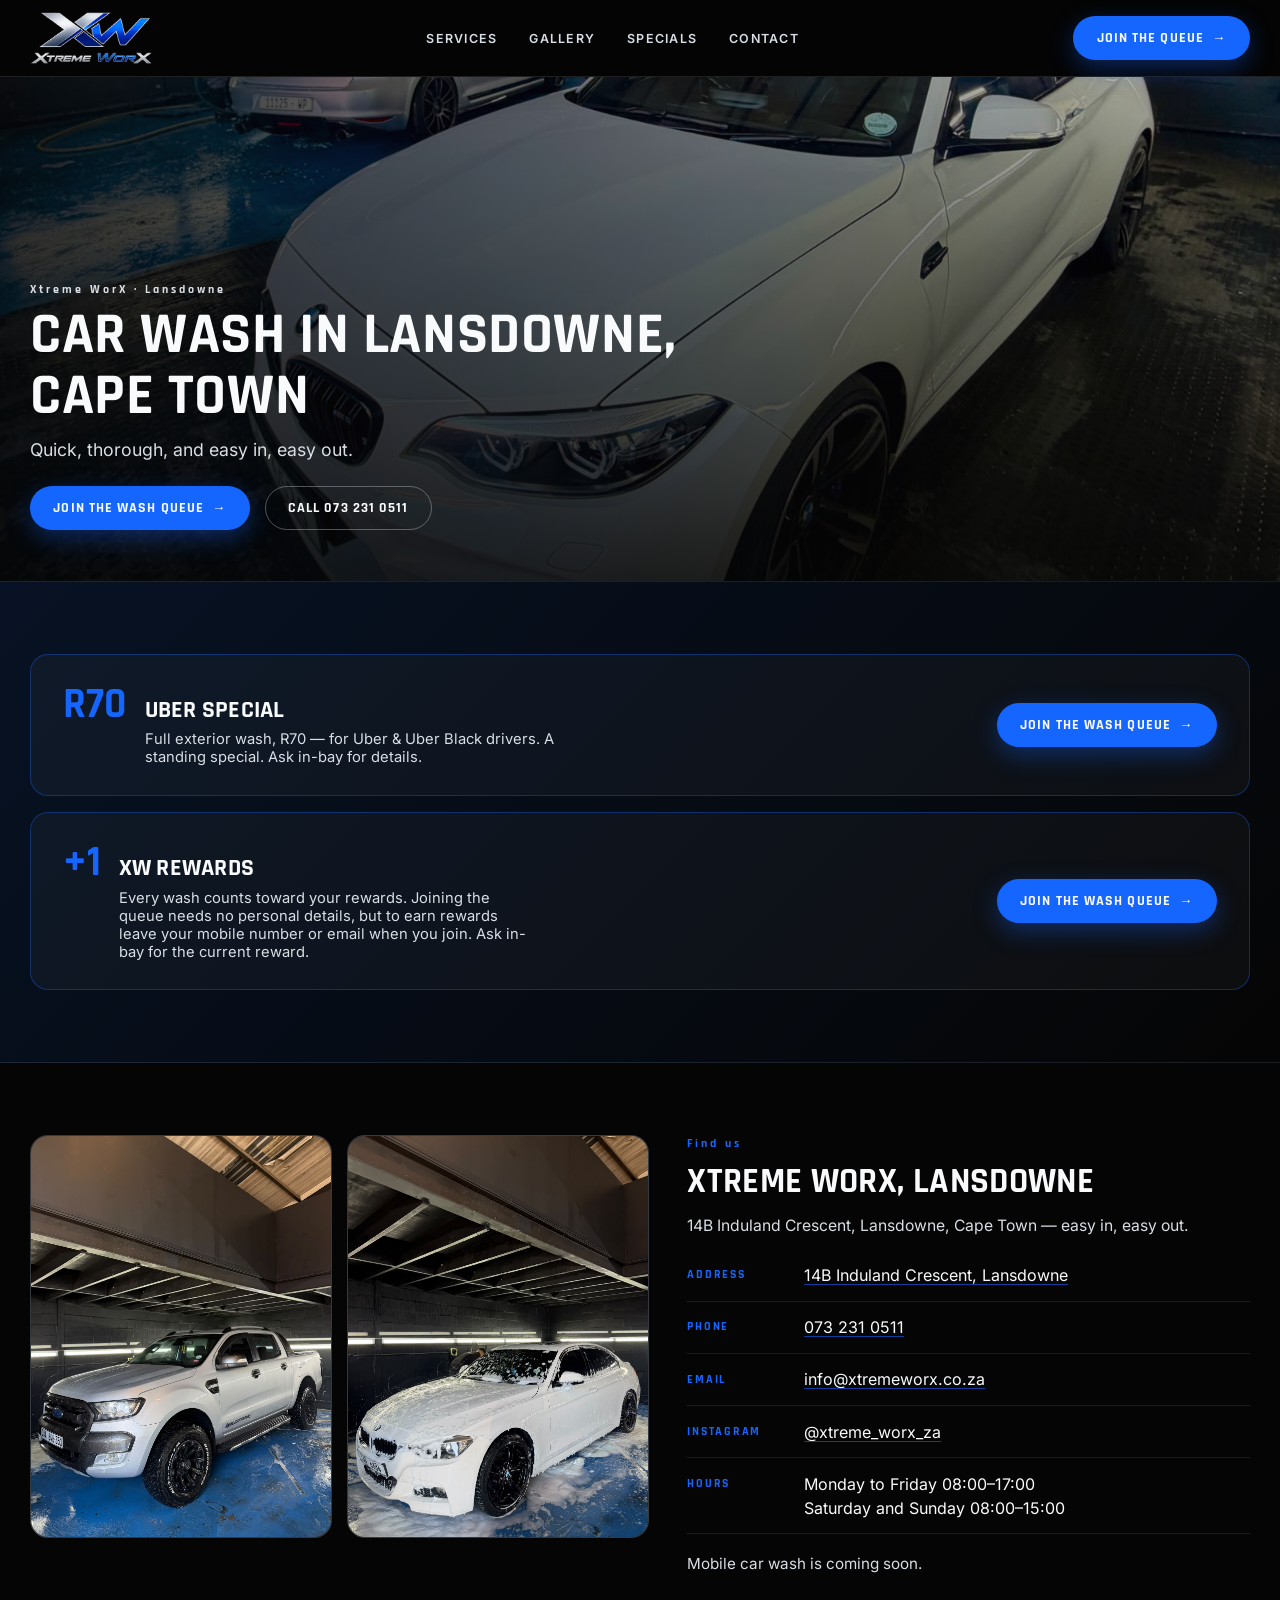
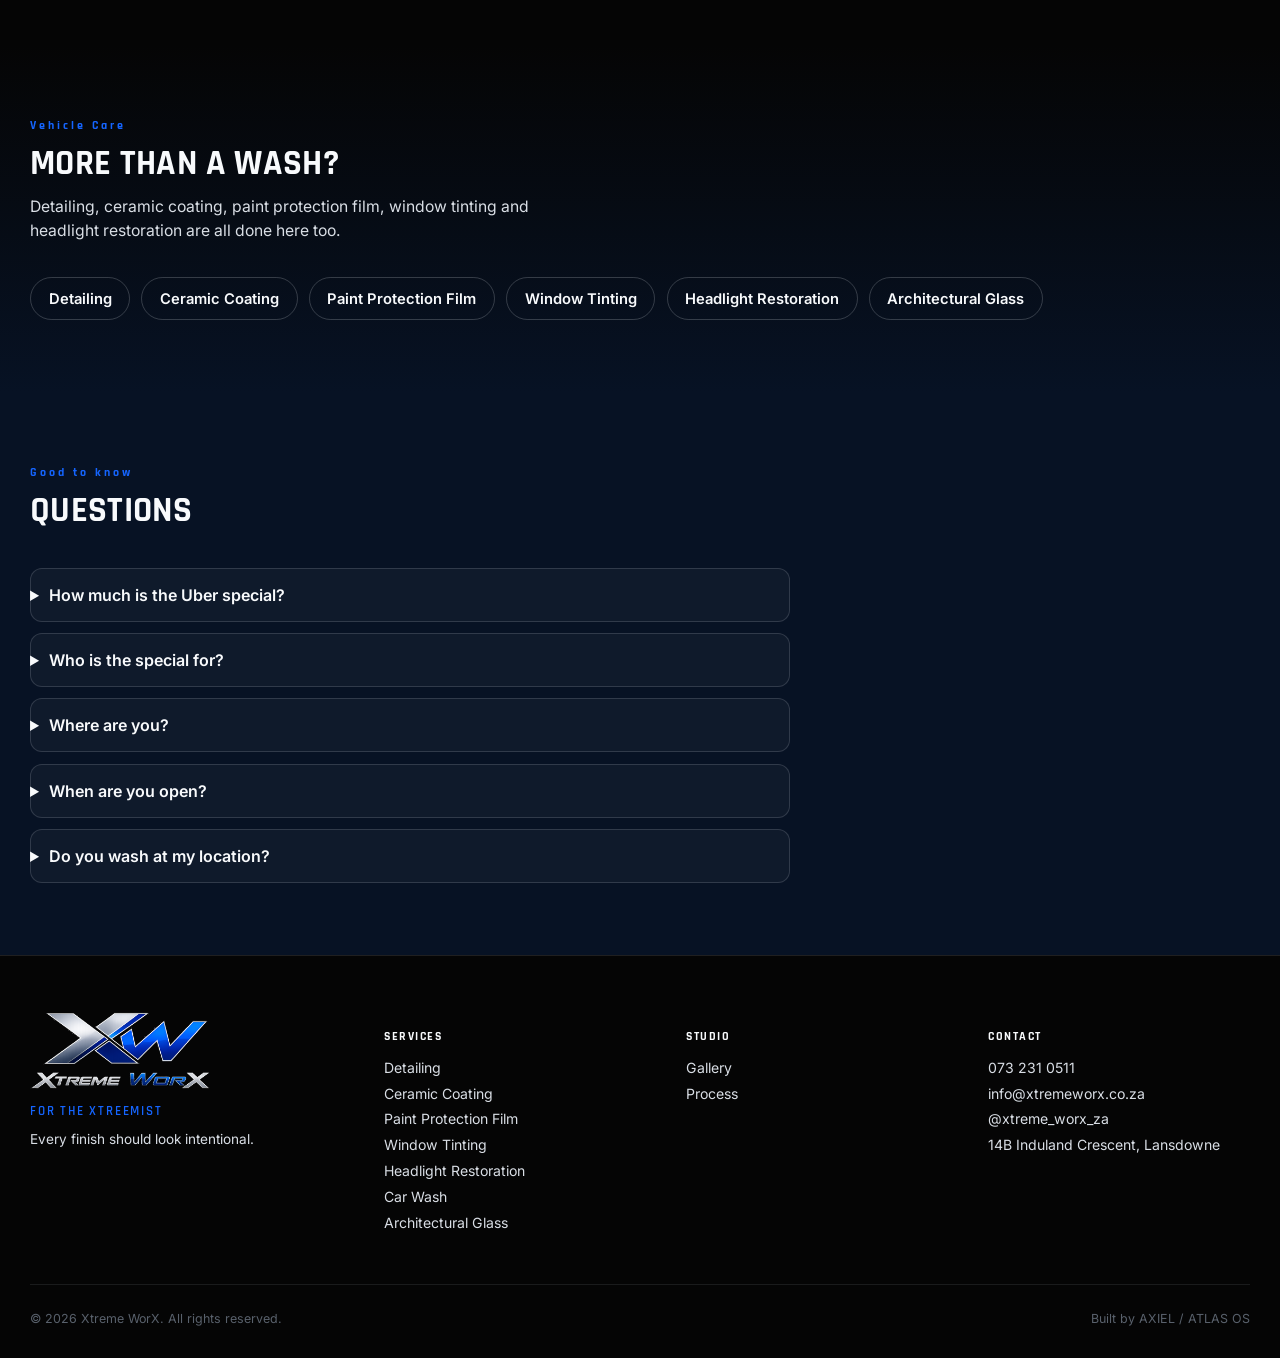
<file: car-wash-lansdowne/index.html>
<!doctype html>
<html lang="en">
<head>
<meta charset="UTF-8" />
<meta name="viewport" content="width=device-width, initial-scale=1" />
<title>Car Wash in Lansdowne, Cape Town | R70 Uber Special | Xtreme WorX</title>
<meta name="robots" content="noindex, nofollow" />
<meta name="description" content="Quick, thorough car wash at 14B Induland Crescent, Lansdowne, Cape Town. R70 full exterior wash for Uber and Uber Black drivers. Call 073 231 0511." />
<link rel="icon" href="../favicon.ico" sizes="any" />
<link rel="icon" href="../assets/favicon-32.png" type="image/png" sizes="32x32" />
<link rel="icon" href="../assets/favicon-16.png" type="image/png" sizes="16x16" />
<link rel="apple-touch-icon" href="../assets/apple-touch-icon.png" />
<meta property="og:title" content="Car Wash in Lansdowne, Cape Town | R70 Uber Special | Xtreme WorX" />
<meta property="og:description" content="Quick, thorough car wash in Lansdowne, Cape Town. R70 full exterior wash for Uber and Uber Black drivers." />
<meta property="og:image" content="https://xtremeworx.co.za/assets/og-image.jpg" />
<meta property="og:type" content="website" />
<meta property="og:url" content="https://xtremeworx.co.za/car-wash-lansdowne/" />
<meta name="twitter:card" content="summary_large_image" />
<meta name="twitter:title" content="Car Wash in Lansdowne, Cape Town | Xtreme WorX" />
<meta name="twitter:description" content="Quick, thorough car wash in Lansdowne, Cape Town. R70 full exterior wash for Uber and Uber Black drivers." />
<meta name="twitter:image" content="https://xtremeworx.co.za/assets/og-image.jpg" />
<link rel="canonical" href="https://xtremeworx.co.za/car-wash-lansdowne/" />
<script type="application/ld+json">
{
  "@context": "https://schema.org",
  "@type": "Service",
  "name": "Car Wash",
  "url": "https://xtremeworx.co.za/car-wash-lansdowne/",
  "provider": {
    "@type": "AutomotiveBusiness",
    "name": "Xtreme WorX",
    "url": "https://xtremeworx.co.za/",
    "telephone": "+27732310511",
    "address": {
      "@type": "PostalAddress",
      "streetAddress": "14B Induland Crescent",
      "addressLocality": "Lansdowne",
      "addressRegion": "Western Cape",
      "addressCountry": "ZA"
    }
  },
  "offers": {
    "@type": "Offer",
    "name": "Uber Special - full exterior wash for Uber and Uber Black drivers",
    "price": "70",
    "priceCurrency": "ZAR"
  }
}
</script>
<link rel="preload" href="../assets/fonts/inter-latin.woff2" as="font" type="font/woff2" crossorigin />
<link rel="preload" href="../assets/fonts/rajdhani-700-latin.woff2" as="font" type="font/woff2" crossorigin />
<link rel="stylesheet" href="../style.css" />
</head>
<body>

<header class="site-header" id="siteHeader">
  <div class="wrap nav-shell">
    <a class="brand" href="../">
      <img class="brand-mark" src="../assets/xw-logo-secondary.png" srcset="../assets/xw-logo-secondary-680.png 680w, ../assets/xw-logo-secondary.png 1000w" sizes="180px" alt="Xtreme WorX" />
    </a>
    <nav class="nav-links">
      <a href="../#services">Services</a>
      <a href="../#gallery">Gallery</a>
      <a href="../#specials">Specials</a>
      <a href="../#contact">Contact</a>
    </nav>
    <div class="nav-actions">
      <a class="btn btn-primary" href="https://book.xtremeworx.co.za/queue">Join The Queue <span class="btn-arrow">→</span></a>
      <button class="nav-toggle" id="navToggle" aria-label="Open menu" aria-expanded="false">☰</button>
    </div>
  </div>
</header>

<nav class="mobile-nav" id="mobileNav">
  <a href="../#services">Services</a>
  <a href="../#gallery">Gallery</a>
  <a href="../#specials">Specials</a>
  <a href="../#contact">Contact</a>
  <a href="https://book.xtremeworx.co.za/queue">Join The Wash Queue →</a>
  <a href="https://book.xtremeworx.co.za/book">Book Detailing &amp; PPF →</a>
</nav>

<main id="top">

  <section class="page-hero">
    <div class="page-hero-media">
      <img src="../assets/gallery/carwash/xw-carwash-general-m2-golf.jpg" alt="A white BMW M2 parked in the Xtreme WorX wash bay in Lansdowne, with a VW Golf being washed behind it" fetchpriority="high" />
    </div>
    <div class="hero-scrim"></div>
    <div class="wrap page-hero-content">
      <div class="section-kicker">Xtreme WorX · Lansdowne</div>
      <h1>Car Wash in Lansdowne, Cape Town</h1>
      <p class="page-hero-lead">Quick, thorough, and easy in, easy out.</p>
      <div class="hero-cta">
        <a class="btn btn-primary" href="https://book.xtremeworx.co.za/queue">Join The Wash Queue <span class="btn-arrow">→</span></a>
        <a class="btn btn-ghost" href="tel:+27732310511">Call 073 231 0511</a>
      </div>
    </div>
  </section>

  <section class="specials" id="specials">
    <div class="wrap">
      <div class="special-card">
        <div class="special-text">
          <div class="special-price">R70</div>
          <div class="special-copy">
            <h2>Uber Special</h2>
            <p>Full exterior wash, R70 — for Uber &amp; Uber Black drivers. A standing special. Ask in-bay for details.</p>
          </div>
        </div>
        <a class="btn btn-primary" href="https://book.xtremeworx.co.za/queue">Join The Wash Queue <span class="btn-arrow">→</span></a>
      </div>

      <div class="special-card">
        <div class="special-text">
          <div class="special-price">+1</div>
          <div class="special-copy">
            <h2>XW Rewards</h2>
            <p>Every wash counts toward your rewards. Joining the queue needs no personal details, but to earn rewards leave your mobile number or email when you join. Ask in-bay for the current reward.</p>
          </div>
        </div>
        <a class="btn btn-primary" href="https://book.xtremeworx.co.za/queue">Join The Wash Queue <span class="btn-arrow">→</span></a>
      </div>
    </div>
  </section>

  <section class="fact-section">
    <div class="wrap fact-grid">
      <div class="fact-photos">
        <figure><img src="../assets/gallery/carwash/xw-carwash-uber-bmw3-foam.jpg" alt="A white BMW 3 Series covered in wash foam in the Xtreme WorX bay" loading="lazy" /></figure>
        <figure><img src="../assets/gallery/carwash/xw-carwash-general-ranger.jpg" alt="A silver Ford Ranger Wildtrak being rinsed in the Xtreme WorX bay" loading="lazy" /></figure>
      </div>
      <div class="fact-body">
        <div class="section-kicker">Find us</div>
        <h2 class="section-title">Xtreme WorX, Lansdowne</h2>
        <p class="section-sub">14B Induland Crescent, Lansdowne, Cape Town — easy in, easy out.</p>
        <dl class="fact-list">
          <div><dt>Address</dt><dd><a href="https://www.google.com/maps/search/?api=1&amp;query=14B+Induland+Crescent+Lansdowne" target="_blank" rel="noopener noreferrer">14B Induland Crescent, Lansdowne</a></dd></div>
          <div><dt>Phone</dt><dd><a href="tel:+27732310511">073 231 0511</a></dd></div>
          <div><dt>Email</dt><dd><a href="mailto:info@xtremeworx.co.za">info@xtremeworx.co.za</a></dd></div>
          <div><dt>Instagram</dt><dd><a href="https://instagram.com/xtreme_worx_za" target="_blank" rel="noopener noreferrer">@xtreme_worx_za</a></dd></div>
          <div><dt>Hours</dt><dd>Monday to Friday 08:00–17:00<br />Saturday and Sunday 08:00–15:00</dd></div>
        </dl>
        <p class="fact-note">Mobile car wash is coming soon.</p>
      </div>
    </div>
  </section>

  <section class="related-section">
    <div class="wrap">
      <div class="section-head">
        <div>
          <div class="section-kicker">Vehicle Care</div>
          <h2 class="section-title">More than a wash?</h2>
          <p class="section-sub">Detailing, ceramic coating, paint protection film, window tinting and headlight restoration are all done here too.</p>
        </div>
      </div>
      <div class="related-list">
        <a href="../#services">Detailing</a>
        <a href="../#services">Ceramic Coating</a>
        <a href="../#services">Paint Protection Film</a>
        <a href="../#tint">Window Tinting</a>
        <a href="../#headlights">Headlight Restoration</a>
        <a href="../#glass-tint">Architectural Glass</a>
      </div>
    </div>
  </section>

  <section class="faq-section">
    <div class="wrap">
      <div class="section-head">
        <div>
          <div class="section-kicker">Good to know</div>
          <h2 class="section-title">Questions</h2>
        </div>
      </div>
      <div class="faq">
        <details>
          <summary>How much is the Uber special?</summary>
          <p>R70 for a full exterior wash.</p>
        </details>
        <details>
          <summary>Who is the special for?</summary>
          <p>Uber and Uber Black drivers. It is a standing special — ask in-bay for details.</p>
        </details>
        <details>
          <summary>Where are you?</summary>
          <p>14B Induland Crescent, Lansdowne, Cape Town.</p>
        </details>
        <details>
          <summary>When are you open?</summary>
          <p>Monday to Friday 08:00–17:00, and Saturday and Sunday 08:00–15:00.</p>
        </details>
        <details>
          <summary>Do you wash at my location?</summary>
          <p>Mobile car wash is coming soon.</p>
        </details>
      </div>
    </div>
  </section>

</main>

<footer class="site-footer">
  <div class="wrap footer-grid">
    <div>
      <img class="footer-brand-mark" src="../assets/xw-logo-secondary.png" srcset="../assets/xw-logo-secondary-680.png 680w, ../assets/xw-logo-secondary.png 1000w" sizes="180px" alt="Xtreme WorX" />
      <div class="footer-tagline">For The Xtreemist</div>
      <p class="footer-promise">Every finish should look intentional.</p>
    </div>
    <div class="footer-col">
      <h4>Services</h4>
      <a href="../#services">Detailing</a>
      <a href="../#services">Ceramic Coating</a>
      <a href="../#services">Paint Protection Film</a>
      <a href="../#tint">Window Tinting</a>
      <a href="../#headlights">Headlight Restoration</a>
      <a href="../car-wash-lansdowne/">Car Wash</a>
      <a href="../#glass-tint">Architectural Glass</a>
    </div>
    <div class="footer-col">
      <h4>Studio</h4>
      <a href="../#gallery">Gallery</a>
      <a href="../#process">Process</a>
    </div>
    <div class="footer-col">
      <h4>Contact</h4>
      <a href="tel:+27732310511">073 231 0511</a>
      <a href="mailto:info@xtremeworx.co.za">info@xtremeworx.co.za</a>
      <a href="https://instagram.com/xtreme_worx_za" target="_blank" rel="noopener noreferrer">@xtreme_worx_za</a>
      <a href="https://www.google.com/maps/search/?api=1&amp;query=14B+Induland+Crescent+Lansdowne" target="_blank" rel="noopener noreferrer">14B Induland Crescent, Lansdowne</a>
    </div>
  </div>
  <div class="wrap footer-bottom">
    <span>&copy; <span id="year"></span> Xtreme WorX. All rights reserved.</span>
    <span>Built by AXIEL / ATLAS OS</span>
  </div>
</footer>

<script src="../assets/site.js"></script>
<script src="../assets/analytics.js" defer></script>
</body>
</html>
</file>
<file: style.css>
/* Fonts are hosted on this site (no request to Google Fonts): Inter (variable, weights 400-700) and Rajdhani 600/700, latin subset, SIL Open Font License. */
@font-face {
  font-family: "Inter";
  font-style: normal;
  font-weight: 400 700;
  font-display: swap;
  src: url("/assets/fonts/inter-latin.woff2") format("woff2");
  unicode-range: U+0000-00FF, U+0131, U+0152-0153, U+02BB-02BC, U+02C6, U+02DA, U+02DC, U+0304, U+0308, U+0329, U+2000-206F, U+20AC, U+2122, U+2191, U+2193, U+2212, U+2215, U+FEFF, U+FFFD;
}

@font-face {
  font-family: "Rajdhani";
  font-style: normal;
  font-weight: 600;
  font-display: swap;
  src: url("/assets/fonts/rajdhani-600-latin.woff2") format("woff2");
  unicode-range: U+0000-00FF, U+0131, U+0152-0153, U+02BB-02BC, U+02C6, U+02DA, U+02DC, U+0304, U+0308, U+0329, U+2000-206F, U+20AC, U+2122, U+2191, U+2193, U+2212, U+2215, U+FEFF, U+FFFD;
}

@font-face {
  font-family: "Rajdhani";
  font-style: normal;
  font-weight: 700;
  font-display: swap;
  src: url("/assets/fonts/rajdhani-700-latin.woff2") format("woff2");
  unicode-range: U+0000-00FF, U+0131, U+0152-0153, U+02BB-02BC, U+02C6, U+02DA, U+02DC, U+0304, U+0308, U+0329, U+2000-206F, U+20AC, U+2122, U+2191, U+2193, U+2212, U+2215, U+FEFF, U+FFFD;
}

:root {
  --obsidian: #050505;
  --night-navy: #071224;
  --hyper-blue: #1565ff;
  --carbon: #1e2228;
  --titanium: #59616c;
  --liquid-silver: #d9dee5;
  --chrome-white: #f8fafc;
  --radius-lg: 18px;
  --radius-md: 12px;
  --shadow: 0 20px 50px rgba(0, 0, 0, 0.45);
}

* {
  box-sizing: border-box;
}

.sr-only {
  position: absolute;
  width: 1px;
  height: 1px;
  padding: 0;
  margin: -1px;
  overflow: hidden;
  clip: rect(0, 0, 0, 0);
  white-space: nowrap;
  border: 0;
}

html {
  scroll-behavior: smooth;
}

body {
  margin: 0;
  background: var(--obsidian);
  color: var(--chrome-white);
  font-family: "Inter", -apple-system, BlinkMacSystemFont, sans-serif;
  -webkit-font-smoothing: antialiased;
}

a {
  color: inherit;
}

a:focus-visible,
button:focus-visible {
  outline: 2px solid var(--hyper-blue);
  outline-offset: 3px;
}

img,
video {
  max-width: 100%;
  display: block;
}

@media (prefers-reduced-motion: reduce) {
  *,
  *::before,
  *::after {
    animation-duration: 0.001ms !important;
    animation-iteration-count: 1 !important;
    transition-duration: 0.001ms !important;
    scroll-behavior: auto !important;
  }
}

h1,
h2,
h3 {
  margin: 0;
  font-family: "Rajdhani", "Inter", sans-serif;
  font-weight: 700;
  letter-spacing: 0.01em;
  text-transform: uppercase;
}

p {
  margin: 0;
}

.wrap {
  width: min(1220px, calc(100% - 2.5rem));
  margin: 0 auto;
}

/* Header */
.site-header {
  position: sticky;
  top: 0;
  z-index: 40;
  background: rgba(5, 5, 5, 0.82);
  backdrop-filter: blur(10px);
  border-bottom: 1px solid rgba(217, 222, 229, 0.12);
  transition: background 0.2s ease, border-color 0.2s ease;
}

.site-header.is-scrolled {
  background: rgba(5, 5, 5, 0.96);
  border-color: rgba(217, 222, 229, 0.2);
}

.nav-shell {
  display: flex;
  align-items: center;
  justify-content: space-between;
  gap: 1rem;
  min-height: 76px;
}

.brand {
  display: inline-flex;
  align-items: center;
  gap: 0.6rem;
  text-decoration: none;
}

.brand-mark {
  height: 52px;
  width: auto;
  object-fit: contain;
}

.brand-word {
  font-family: "Rajdhani", sans-serif;
  font-weight: 700;
  font-size: 1.15rem;
  letter-spacing: 0.08em;
  color: var(--chrome-white);
}

.brand-word span {
  color: var(--hyper-blue);
}

.nav-links {
  display: flex;
  align-items: center;
  gap: 2rem;
}

.nav-links a {
  text-decoration: none;
  font-size: 0.78rem;
  text-transform: uppercase;
  letter-spacing: 0.1em;
  font-weight: 600;
  color: var(--liquid-silver);
  transition: color 0.15s ease;
}

.nav-links a:hover {
  color: var(--hyper-blue);
}

.nav-actions {
  display: flex;
  align-items: center;
  gap: 1rem;
}

.nav-toggle {
  display: none;
  background: none;
  border: 1px solid rgba(217, 222, 229, 0.3);
  border-radius: var(--radius-md);
  width: 42px;
  height: 42px;
  color: var(--chrome-white);
  font-size: 1.1rem;
  cursor: pointer;
}

/* Buttons */
.btn {
  display: inline-flex;
  align-items: center;
  gap: 0.5rem;
  padding: 0.75rem 1.4rem;
  border-radius: 999px;
  font-family: "Rajdhani", sans-serif;
  font-size: 0.85rem;
  font-weight: 700;
  text-transform: uppercase;
  letter-spacing: 0.08em;
  text-decoration: none;
  border: 1px solid transparent;
  cursor: pointer;
  transition: transform 0.15s ease, box-shadow 0.15s ease, background 0.15s ease;
}

.btn-primary {
  background: var(--hyper-blue);
  color: var(--chrome-white);
  box-shadow: 0 8px 24px rgba(21, 101, 255, 0.35);
}

.btn-primary:hover {
  transform: translateY(-1px);
  box-shadow: 0 12px 30px rgba(21, 101, 255, 0.45);
}

.btn-ghost {
  background: transparent;
  border-color: rgba(217, 222, 229, 0.35);
  color: var(--chrome-white);
}

.btn-ghost:hover {
  border-color: var(--hyper-blue);
  color: var(--hyper-blue);
}

.btn-arrow {
  font-size: 1em;
  transition: transform 0.15s ease;
}

.btn:hover .btn-arrow {
  transform: translateX(3px);
}

/* Hero */
.hero {
  position: relative;
  min-height: 92vh;
  min-height: 92dvh;
  display: flex;
  align-items: flex-end;
  overflow: hidden;
  background: var(--obsidian);
}

.hero-media {
  position: absolute;
  inset: 0;
  z-index: 0;
}

.hero-media img,
.hero-media video {
  width: 100%;
  height: 100%;
  object-fit: cover;
  object-position: center 35%;
}

.hero-scrim {
  position: absolute;
  inset: 0;
  z-index: 1;
  background:
    linear-gradient(180deg, rgba(5, 5, 5, 0.55) 0%, rgba(5, 5, 5, 0.15) 30%, rgba(5, 5, 5, 0.35) 65%, rgba(5, 5, 5, 0.92) 100%);
}

.hero-content {
  position: relative;
  z-index: 2;
  padding: 3rem 0 4.5rem;
  width: 100%;
}

.hero-panel {
  max-width: 460px;
  background: rgba(5, 5, 5, 0.45);
  border: 1px solid rgba(217, 222, 229, 0.15);
  backdrop-filter: blur(6px);
  border-radius: var(--radius-lg);
  padding: 2rem;
}

.hero-logo-mark {
  margin: 0;
}

.hero-logo-mark img {
  width: 100%;
  max-width: 340px;
  height: auto;
  filter: drop-shadow(0 8px 24px rgba(0, 0, 0, 0.5));
}

.hero-cta {
  margin-top: 1.8rem;
  display: flex;
  gap: 0.9rem;
  flex-wrap: wrap;
}

/* Section scaffolding */
section {
  padding: 4.5rem 0;
}

.section-head {
  display: flex;
  align-items: flex-end;
  justify-content: space-between;
  gap: 1rem;
  margin-bottom: 2.2rem;
  flex-wrap: wrap;
}

.section-kicker {
  font-family: "Rajdhani", sans-serif;
  font-size: 0.78rem;
  font-weight: 700;
  letter-spacing: 0.24em;
  color: var(--hyper-blue);
  margin-bottom: 0.5rem;
}

.section-title {
  font-size: clamp(1.6rem, 3vw, 2.2rem);
  color: var(--chrome-white);
}

.section-sub {
  color: var(--liquid-silver);
  max-width: 52ch;
  margin-top: 0.6rem;
  font-size: 0.98rem;
  line-height: 1.5;
}

/* Specials strip */
.specials {
  background: linear-gradient(135deg, var(--night-navy), var(--obsidian));
  border-top: 1px solid rgba(217, 222, 229, 0.1);
  border-bottom: 1px solid rgba(217, 222, 229, 0.1);
}

.special-card {
  display: flex;
  align-items: center;
  justify-content: space-between;
  gap: 1.5rem;
  flex-wrap: wrap;
  background: rgba(217, 222, 229, 0.04);
  border: 1px solid rgba(21, 101, 255, 0.35);
  border-radius: var(--radius-lg);
  padding: 1.8rem 2rem;
}

.special-text {
  display: flex;
  align-items: baseline;
  gap: 1.1rem;
  flex-wrap: wrap;
}

.special-price {
  font-family: "Rajdhani", sans-serif;
  font-weight: 700;
  font-size: 2.6rem;
  color: var(--hyper-blue);
  line-height: 1;
}

.special-copy h3 {
  font-size: 1.05rem;
  color: var(--chrome-white);
}

.special-copy p {
  margin-top: 0.35rem;
  color: var(--liquid-silver);
  font-size: 0.92rem;
  max-width: 46ch;
}

/* Reels */
.reels {
  margin-top: 2.2rem;
  display: grid;
  grid-template-columns: repeat(4, minmax(0, 1fr));
  gap: 1.2rem;
}

.reel-card {
  position: relative;
  border-radius: var(--radius-md);
  overflow: hidden;
  aspect-ratio: 9 / 12;
  background: var(--carbon);
  border: 1px solid rgba(217, 222, 229, 0.12);
}

.reel-card video {
  width: 100%;
  height: 100%;
  object-fit: cover;
}

/* Services */
.services-grid {
  display: grid;
  grid-template-columns: repeat(3, minmax(0, 1fr));
  gap: 1.2rem;
}

.service-card {
  position: relative;
  border-radius: var(--radius-lg);
  overflow: hidden;
  background: var(--carbon);
  border: 1px solid rgba(217, 222, 229, 0.1);
  min-height: 320px;
  display: flex;
  align-items: flex-end;
}

.service-card img {
  position: absolute;
  inset: 0;
  width: 100%;
  height: 100%;
  object-fit: cover;
  z-index: 0;
  transition: transform 0.4s ease;
}

.service-card:hover img {
  transform: scale(1.06);
}

.service-card--text {
  background:
    radial-gradient(circle at 80% 18%, rgba(21, 101, 255, 0.34), transparent 34%),
    linear-gradient(145deg, #0c1c35, var(--carbon));
}

.service-card--text::before {
  content: "";
  position: absolute;
  inset: 1.3rem;
  border: 1px solid rgba(217, 222, 229, 0.14);
  border-radius: calc(var(--radius-lg) - 5px);
}

.service-card--text::after {
  background: linear-gradient(180deg, rgba(5, 5, 5, 0.02) 10%, rgba(5, 5, 5, 0.82) 100%);
}

.service-text-mark {
  position: relative;
  display: inline-flex;
  align-items: center;
  justify-content: center;
  width: 4.5rem;
  height: 4.5rem;
  margin-bottom: 1.2rem;
  border: 1px solid rgba(21, 101, 255, 0.72);
  border-radius: 50%;
  color: var(--chrome-white);
  font-family: "Rajdhani", sans-serif;
  font-size: 1.2rem;
  font-weight: 700;
  letter-spacing: 0.08em;
  box-shadow: 0 0 30px rgba(21, 101, 255, 0.18);
}

.service-card::after {
  content: "";
  position: absolute;
  inset: 0;
  z-index: 1;
  background: linear-gradient(180deg, rgba(5, 5, 5, 0) 30%, rgba(5, 5, 5, 0.92) 100%);
}

.service-body {
  position: relative;
  z-index: 2;
  padding: 1.3rem;
}

.service-badge {
  display: inline-block;
  font-family: "Rajdhani", sans-serif;
  font-size: 0.65rem;
  font-weight: 700;
  letter-spacing: 0.1em;
  text-transform: uppercase;
  color: var(--obsidian);
  background: var(--hyper-blue);
  padding: 0.25rem 0.6rem;
  border-radius: 999px;
  margin-bottom: 0.6rem;
}

.service-body h3 {
  font-size: 1.15rem;
  color: var(--chrome-white);
}

.service-body p {
  margin-top: 0.4rem;
  font-size: 0.85rem;
  color: var(--liquid-silver);
}

.service-link {
  display: inline-flex;
  align-items: center;
  gap: 0.35rem;
  margin-top: 0.6rem;
  font-family: "Rajdhani", sans-serif;
  font-size: 0.78rem;
  font-weight: 700;
  letter-spacing: 0.06em;
  text-transform: uppercase;
  color: var(--hyper-blue);
  text-decoration: none;
}

.service-link:hover {
  color: var(--chrome-white);
}

/* Window Tint spec plate */
.spec-section {
  display: grid;
  grid-template-columns: 1fr 1fr;
  gap: 3rem;
  align-items: center;
}

.spec-copy .btn {
  margin-top: 1.4rem;
}

.spec-plate {
  background: var(--carbon);
  border: 1px solid rgba(217, 222, 229, 0.14);
  border-radius: var(--radius-lg);
  padding: 1.8rem;
}

.spec-plate-head {
  display: flex;
  justify-content: space-between;
  align-items: center;
  padding-bottom: 0.9rem;
  margin-bottom: 0.9rem;
  border-bottom: 1px solid rgba(217, 222, 229, 0.12);
}

.spec-plate-title {
  font-family: "Rajdhani", sans-serif;
  font-weight: 700;
  font-size: 1rem;
  color: var(--chrome-white);
}

.spec-plate-code {
  font-family: "Rajdhani", sans-serif;
  font-size: 0.72rem;
  letter-spacing: 0.1em;
  color: var(--liquid-silver);
}

.spec-row {
  display: flex;
  justify-content: space-between;
  gap: 1rem;
  padding: 0.7rem 0;
  border-bottom: 1px solid rgba(217, 222, 229, 0.08);
  font-size: 0.86rem;
}

.spec-row:last-child {
  border-bottom: none;
}

.spec-label {
  color: var(--liquid-silver);
}

.spec-value {
  color: var(--chrome-white);
  text-align: right;
}

.spec-value.hot {
  color: var(--hyper-blue);
}

/* Architectural glass tinting */
.glass-section {
  background: linear-gradient(145deg, rgba(7, 18, 36, 0.9), var(--obsidian));
  border-top: 1px solid rgba(21, 101, 255, 0.14);
  border-bottom: 1px solid rgba(217, 222, 229, 0.1);
}

.glass-audience-list {
  display: flex;
  flex-wrap: wrap;
  gap: 0.55rem;
  margin-top: 1.25rem;
}

.glass-audience-list span {
  border: 1px solid rgba(21, 101, 255, 0.45);
  border-radius: 999px;
  padding: 0.42rem 0.72rem;
  color: var(--chrome-white);
  font-family: "Rajdhani", sans-serif;
  font-size: 0.74rem;
  font-weight: 700;
  letter-spacing: 0.08em;
  text-transform: uppercase;
}

.glass-panel {
  position: relative;
  min-height: 420px;
  overflow: hidden;
  border: 1px solid rgba(217, 222, 229, 0.14);
  border-radius: var(--radius-lg);
  background: var(--carbon);
}

.glass-panel img {
  width: 100%;
  height: 100%;
  min-height: 420px;
  object-fit: cover;
}

.glass-panel::after {
  content: "";
  position: absolute;
  inset: 0;
  background: linear-gradient(180deg, rgba(5, 5, 5, 0.02) 30%, rgba(5, 5, 5, 0.88) 100%);
}

.glass-panel-copy {
  position: absolute;
  z-index: 1;
  right: 0;
  bottom: 0;
  left: 0;
  padding: 1.5rem;
}

.glass-panel-label,
.headlight-shot figcaption {
  color: var(--hyper-blue);
  font-family: "Rajdhani", sans-serif;
  font-size: 0.72rem;
  font-weight: 700;
  letter-spacing: 0.14em;
  text-transform: uppercase;
}

.glass-panel-copy h3 {
  margin-top: 0.4rem;
  font-size: 1.35rem;
}

.glass-panel-copy p {
  max-width: 45ch;
  margin-top: 0.45rem;
  color: var(--liquid-silver);
  font-size: 0.88rem;
  line-height: 1.5;
}

/* Headlight restoration */
.headlight-section {
  background: var(--carbon);
}

.headlight-grid {
  display: grid;
  grid-template-columns: repeat(3, minmax(0, 1fr));
  gap: 1rem;
}

.headlight-shot {
  margin: 0;
  overflow: hidden;
  border: 1px solid rgba(217, 222, 229, 0.12);
  border-radius: var(--radius-md);
  background: var(--obsidian);
}

.headlight-shot img {
  width: 100%;
  aspect-ratio: 4 / 3;
  object-fit: cover;
}

.headlight-shot figcaption {
  padding: 0.8rem 0.95rem;
  color: var(--liquid-silver);
  letter-spacing: 0.09em;
}

.headlight-shot.is-after {
  border-color: rgba(21, 101, 255, 0.58);
}

.headlight-shot.is-after figcaption {
  color: var(--hyper-blue);
}

/* Editorial / magazine-cover feature */
.editorial {
  display: grid;
  grid-template-columns: 0.9fr 1.1fr;
  background: var(--carbon);
}

.editorial-media {
  min-height: 420px;
  background-size: cover;
  background-position: center;
  position: relative;
}

.editorial-media::after {
  content: "";
  position: absolute;
  inset: 0;
  background: linear-gradient(160deg, rgba(7, 18, 36, 0.55), rgba(5, 5, 5, 0.65));
}

.editorial-copy {
  padding: 4vw;
  display: flex;
  flex-direction: column;
  justify-content: center;
}

.pull-quote {
  font-family: "Rajdhani", sans-serif;
  font-weight: 600;
  font-size: clamp(1.4rem, 2.4vw, 2rem);
  line-height: 1.35;
  color: var(--chrome-white);
  margin-bottom: 1.2rem;
}

.pull-quote .mark {
  color: var(--hyper-blue);
}

.attribution {
  font-family: "Rajdhani", sans-serif;
  font-size: 0.78rem;
  letter-spacing: 0.1em;
  text-transform: uppercase;
  color: var(--liquid-silver);
}

/* Process */
.process-list {
  border-top: 1px solid rgba(217, 222, 229, 0.12);
}

.process-item {
  display: grid;
  grid-template-columns: 70px 1fr 1.4fr;
  gap: 1.5rem;
  align-items: center;
  padding: 1.7rem 0;
  border-bottom: 1px solid rgba(217, 222, 229, 0.12);
}

.process-num {
  font-family: "Rajdhani", sans-serif;
  font-weight: 700;
  font-size: 1.1rem;
  color: var(--hyper-blue);
}

.process-item h3 {
  font-size: 1.02rem;
  color: var(--chrome-white);
}

.process-item p {
  font-size: 0.88rem;
  color: var(--liquid-silver);
}

/* Gallery */
.gallery-grid {
  display: grid;
  grid-template-columns: repeat(4, minmax(0, 1fr));
  grid-auto-rows: 200px;
  gap: 0.9rem;
}

.gallery-grid a {
  position: relative;
  overflow: hidden;
  border-radius: var(--radius-md);
  display: block;
}

.gallery-grid img {
  width: 100%;
  height: 100%;
  object-fit: cover;
  transition: transform 0.4s ease;
}

.gallery-grid a:hover img {
  transform: scale(1.08);
}

.gallery-grid .tall {
  grid-row: span 2;
}

.gallery-grid .wide {
  grid-column: span 2;
}

/* Trust strip */
.trust-strip {
  display: grid;
  grid-template-columns: repeat(3, minmax(0, 1fr));
  gap: 1.2rem;
}

.trust-item {
  border: 1px solid rgba(217, 222, 229, 0.12);
  border-radius: var(--radius-md);
  padding: 1.4rem;
  background: var(--carbon);
}

.trust-item h3 {
  font-size: 0.95rem;
  color: var(--hyper-blue);
}

.trust-item p {
  margin-top: 0.5rem;
  font-size: 0.85rem;
  color: var(--liquid-silver);
  line-height: 1.5;
}

.trust-item p a {
  text-decoration: underline;
  text-underline-offset: 2px;
}

.trust-item p a:hover {
  color: var(--hyper-blue);
}

/* Contact */
.contact-card {
  display: flex;
  justify-content: space-between;
  align-items: center;
  flex-wrap: wrap;
  gap: 1.5rem;
  background: linear-gradient(135deg, var(--night-navy), var(--carbon));
  border: 1px solid rgba(21, 101, 255, 0.3);
  border-radius: var(--radius-lg);
  padding: 2.2rem;
}

.contact-shop {
  width: min(340px, 100%);
  height: 180px;
  object-fit: cover;
  object-position: center;
  border-radius: var(--radius-md);
  border: 1px solid rgba(217, 222, 229, 0.12);
}

.contact-details a {
  text-decoration: none;
  display: block;
  margin-top: 0.3rem;
  color: var(--liquid-silver);
  font-size: 0.95rem;
}

.contact-details a:hover {
  color: var(--hyper-blue);
}

/* Footer */
.site-footer {
  border-top: 1px solid rgba(217, 222, 229, 0.12);
  padding: 3.5rem 0 2rem;
  background: var(--obsidian);
}

.footer-grid {
  display: grid;
  grid-template-columns: 1.2fr 1fr 1fr 1fr;
  gap: 2.5rem;
}

.footer-brand-mark {
  width: 180px;
  height: auto;
}

.footer-tagline {
  margin-top: 0.9rem;
  font-family: "Rajdhani", sans-serif;
  letter-spacing: 0.14em;
  text-transform: uppercase;
  font-size: 0.8rem;
  color: var(--hyper-blue);
}

.footer-promise {
  margin-top: 0.6rem;
  color: var(--liquid-silver);
  font-size: 0.85rem;
  max-width: 32ch;
  line-height: 1.5;
}

.footer-col h4 {
  font-family: "Rajdhani", sans-serif;
  font-size: 0.78rem;
  letter-spacing: 0.12em;
  text-transform: uppercase;
  color: var(--chrome-white);
  margin-bottom: 0.9rem;
}

.footer-col a,
.footer-col p {
  display: block;
  text-decoration: none;
  color: var(--liquid-silver);
  font-size: 0.88rem;
  margin-bottom: 0.55rem;
}

.footer-col a:hover {
  color: var(--hyper-blue);
}

.footer-bottom {
  margin-top: 2.8rem;
  padding-top: 1.6rem;
  border-top: 1px solid rgba(217, 222, 229, 0.1);
  display: flex;
  justify-content: space-between;
  flex-wrap: wrap;
  gap: 0.6rem;
  font-size: 0.78rem;
  color: var(--titanium);
}

/* Responsive */
@media (max-width: 960px) {
  .nav-links {
    display: none;
  }

  .nav-toggle {
    display: inline-flex;
    align-items: center;
    justify-content: center;
  }

  .services-grid {
    grid-template-columns: repeat(2, minmax(0, 1fr));
  }

  .headlight-grid {
    grid-template-columns: repeat(2, minmax(0, 1fr));
  }

  .gallery-grid {
    grid-template-columns: repeat(2, minmax(0, 1fr));
    grid-auto-rows: 160px;
  }

  .footer-grid {
    grid-template-columns: 1fr;
    gap: 2rem;
  }

  .trust-strip {
    grid-template-columns: 1fr;
  }

  .reels {
    grid-template-columns: repeat(2, minmax(0, 1fr));
  }

  .spec-section {
    grid-template-columns: 1fr;
  }

  .glass-panel,
  .glass-panel img {
    min-height: 360px;
  }

  .editorial {
    grid-template-columns: 1fr;
  }

  .editorial-media {
    min-height: 280px;
  }

  .process-item {
    grid-template-columns: 44px 1fr;
  }

  .process-item p {
    grid-column: 2;
  }
}

@media (max-width: 640px) {
  .services-grid {
    grid-template-columns: 1fr;
  }

  .headlight-grid {
    grid-template-columns: 1fr;
  }

  .gallery-grid .wide,
  .gallery-grid .tall {
    grid-row: span 1;
    grid-column: span 1;
  }

  .special-card {
    flex-direction: column;
    align-items: flex-start;
  }

  .contact-shop {
    width: 100%;
    height: 200px;
  }
}

/* Mobile nav panel */
.mobile-nav {
  position: fixed;
  inset: 76px 0 0 0;
  z-index: 39;
  background: rgba(5, 5, 5, 0.98);
  padding: 2rem;
  display: none;
  flex-direction: column;
  gap: 1.4rem;
}

.mobile-nav.is-open {
  display: flex;
}

.mobile-nav a {
  text-decoration: none;
  font-family: "Rajdhani", sans-serif;
  font-size: 1.4rem;
  font-weight: 700;
  letter-spacing: 0.04em;
  text-transform: uppercase;
  color: var(--chrome-white);
}

/* ---- Service page (car wash): reuses the site's hero, specials, section and footer styles ---- */
.page-hero {
  position: relative;
  min-height: 56vh;
  min-height: 56dvh;
  display: flex;
  align-items: flex-end;
  overflow: hidden;
  background: var(--obsidian);
  padding: 0;
}

.page-hero-media {
  position: absolute;
  inset: 0;
  z-index: 0;
}

.page-hero-media img {
  width: 100%;
  height: 100%;
  object-fit: cover;
  object-position: center 55%;
}

.page-hero-content {
  position: relative;
  z-index: 2;
  padding: 3rem 0 3.2rem;
}

.page-hero-content h1 {
  font-size: clamp(2rem, 5.2vw, 3.6rem);
  color: var(--chrome-white);
  line-height: 1.05;
  max-width: 18ch;
}

.page-hero-lead {
  margin-top: 0.8rem;
  color: var(--liquid-silver);
  font-size: 1.1rem;
  max-width: 40ch;
}

.page-hero-content .hero-cta {
  margin-top: 1.6rem;
}

.fact-section {
  background: var(--obsidian);
}

.fact-grid {
  display: grid;
  grid-template-columns: 1.1fr 1fr;
  gap: 2.4rem;
  align-items: start;
}

.fact-photos {
  display: grid;
  grid-template-columns: 1fr 1fr;
  gap: 0.9rem;
}

.fact-photos figure {
  margin: 0;
  border-radius: var(--radius-lg);
  overflow: hidden;
  border: 1px solid rgba(217, 222, 229, 0.12);
  aspect-ratio: 3 / 4;
  background: var(--carbon);
}

.fact-photos img {
  width: 100%;
  height: 100%;
  object-fit: cover;
  display: block;
}

.fact-list {
  margin: 1.6rem 0 0;
  display: grid;
  gap: 0.85rem;
}

.fact-list div {
  display: grid;
  grid-template-columns: 6.5rem 1fr;
  gap: 0.8rem;
  padding-bottom: 0.85rem;
  border-bottom: 1px solid rgba(217, 222, 229, 0.1);
}

.fact-list dt {
  font-family: "Rajdhani", sans-serif;
  font-weight: 700;
  letter-spacing: 0.14em;
  font-size: 0.78rem;
  text-transform: uppercase;
  color: var(--hyper-blue);
  padding-top: 0.2rem;
}

.fact-list dd {
  margin: 0;
  color: var(--chrome-white);
  line-height: 1.5;
}

.fact-list a {
  color: var(--chrome-white);
  text-decoration-color: rgba(21, 101, 255, 0.6);
  text-underline-offset: 3px;
}

.fact-note {
  margin-top: 1.2rem;
  color: var(--liquid-silver);
  font-size: 0.95rem;
}

.related-section {
  background: linear-gradient(180deg, var(--obsidian), var(--night-navy));
}

.related-list {
  display: flex;
  flex-wrap: wrap;
  gap: 0.7rem;
}

.related-list a {
  display: inline-block;
  padding: 0.7rem 1.1rem;
  border: 1px solid rgba(217, 222, 229, 0.22);
  border-radius: 999px;
  color: var(--chrome-white);
  text-decoration: none;
  font-weight: 600;
  font-size: 0.92rem;
  transition: border-color 0.2s ease, background 0.2s ease;
}

.related-list a:hover,
.related-list a:focus-visible {
  border-color: var(--hyper-blue);
  background: rgba(21, 101, 255, 0.12);
}

.faq-section {
  background: var(--night-navy);
}

.faq {
  display: grid;
  gap: 0.7rem;
  max-width: 760px;
}

.faq details {
  border: 1px solid rgba(217, 222, 229, 0.16);
  border-radius: var(--radius-md);
  background: rgba(217, 222, 229, 0.04);
  padding: 0 1.1rem;
}

.faq summary {
  cursor: pointer;
  padding: 1rem 0;
  font-weight: 600;
  color: var(--chrome-white);
  list-style-position: outside;
}

.faq summary:focus-visible {
  outline: 2px solid var(--hyper-blue);
  outline-offset: 3px;
}

.faq details p {
  padding: 0 0 1.05rem;
  color: var(--liquid-silver);
  line-height: 1.55;
}

@media (max-width: 960px) {
  .fact-grid {
    grid-template-columns: 1fr;
  }
}

@media (max-width: 640px) {
  .page-hero {
    min-height: 62vh;
    min-height: 62dvh;
  }

  .page-hero-content {
    padding: 2rem 0 2.4rem;
  }

  .fact-list div {
    grid-template-columns: 1fr;
    gap: 0.15rem;
  }

  .fact-photos {
    gap: 0.6rem;
  }
}

/* Service page hero: readable text over the photo */
.page-hero .hero-scrim {
  background:
    linear-gradient(90deg, rgba(5, 5, 5, 0.82) 0%, rgba(5, 5, 5, 0.45) 55%, rgba(5, 5, 5, 0.12) 100%),
    linear-gradient(180deg, rgba(5, 5, 5, 0.35) 0%, rgba(5, 5, 5, 0.88) 100%);
}

.page-hero .section-kicker {
  color: var(--liquid-silver);
}

.page-hero-content h1 {
  max-width: 24ch;
}

@media (max-width: 640px) {
  .page-hero .hero-scrim {
    background: linear-gradient(180deg, rgba(5, 5, 5, 0.55) 0%, rgba(5, 5, 5, 0.8) 100%);
  }
}

/* Service page hero: lighter overlay, show more of the bay */
.page-hero .hero-scrim {
  background:
    linear-gradient(90deg, rgba(5, 5, 5, 0.72) 0%, rgba(5, 5, 5, 0.3) 55%, rgba(5, 5, 5, 0) 100%),
    linear-gradient(180deg, rgba(5, 5, 5, 0.2) 0%, rgba(5, 5, 5, 0.82) 100%);
}

.page-hero-media img {
  object-position: center 62%;
}

@media (max-width: 640px) {
  .page-hero .hero-scrim {
    background: linear-gradient(180deg, rgba(5, 5, 5, 0.5) 0%, rgba(5, 5, 5, 0.8) 100%);
  }
}

/* 2026-10-26: stacked special cards (Uber special + XW Rewards) */
.special-card + .special-card { margin-top: 1rem; }
</file>
